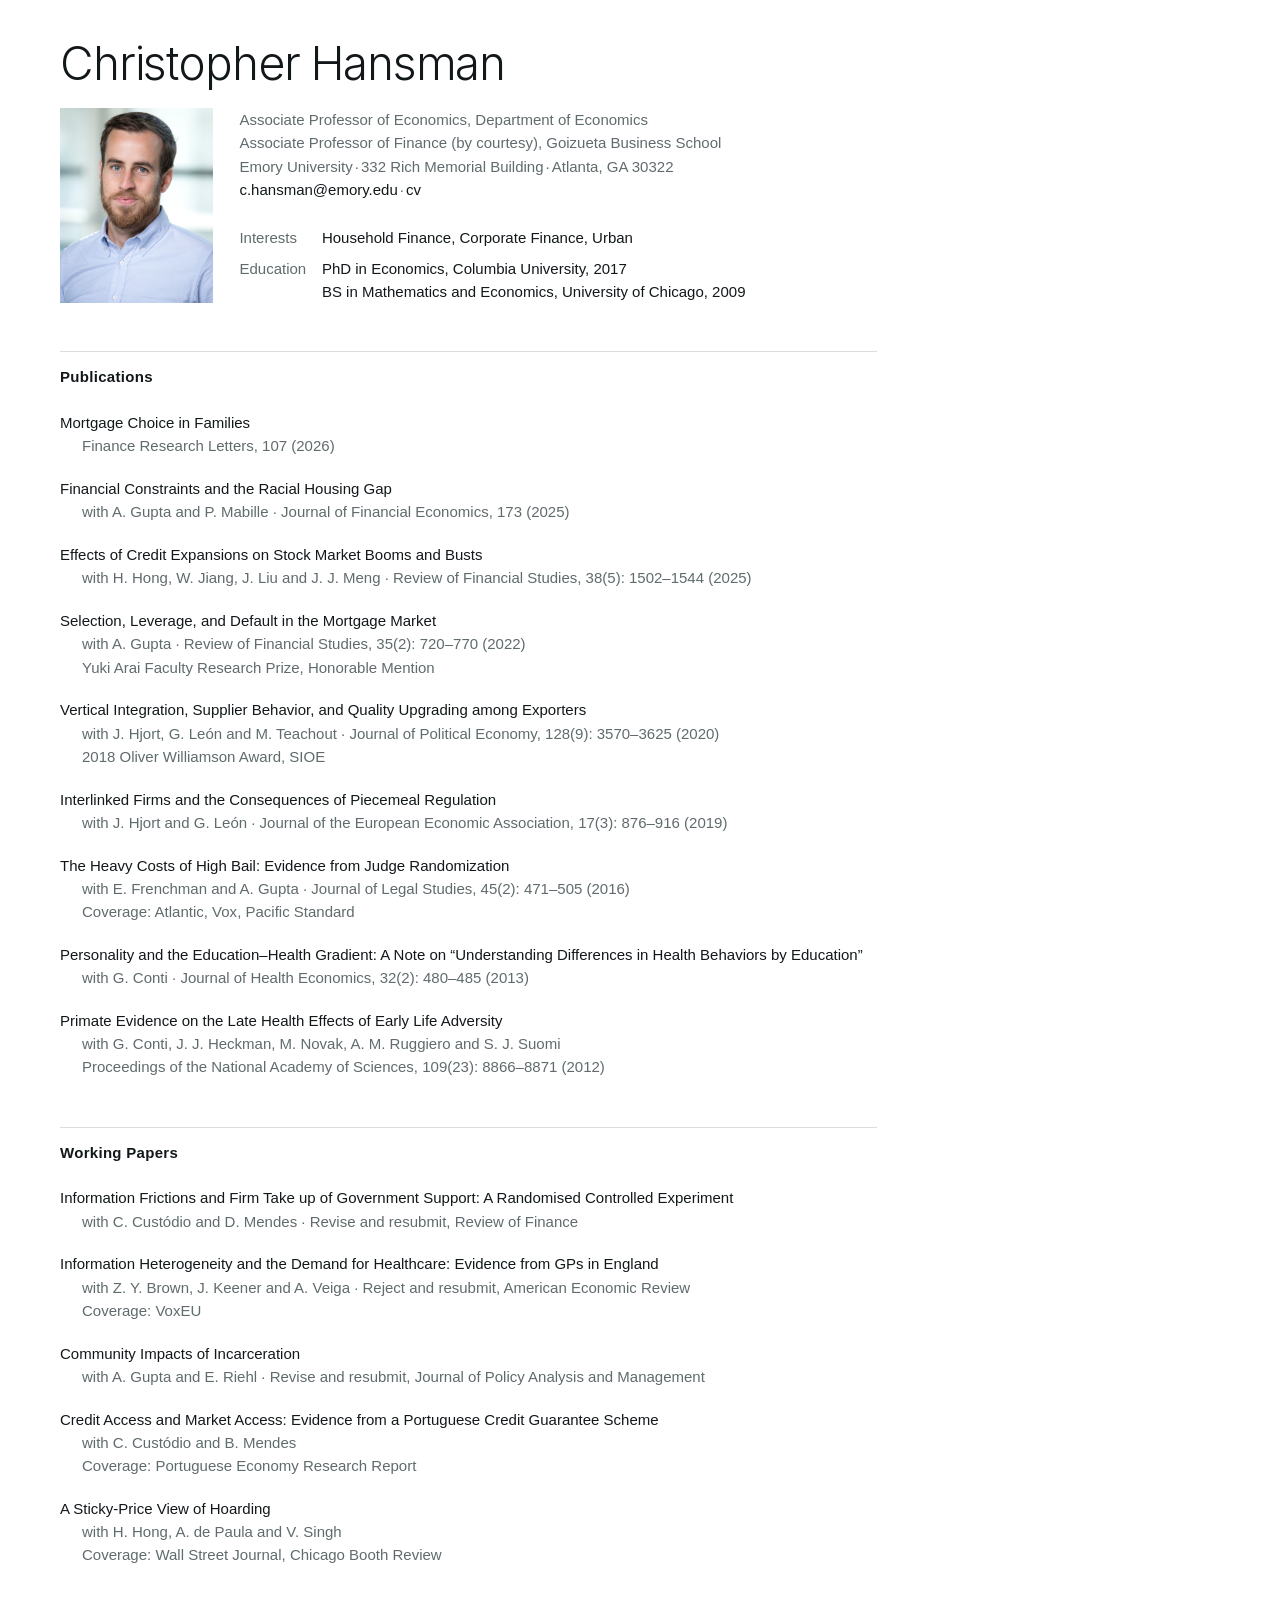
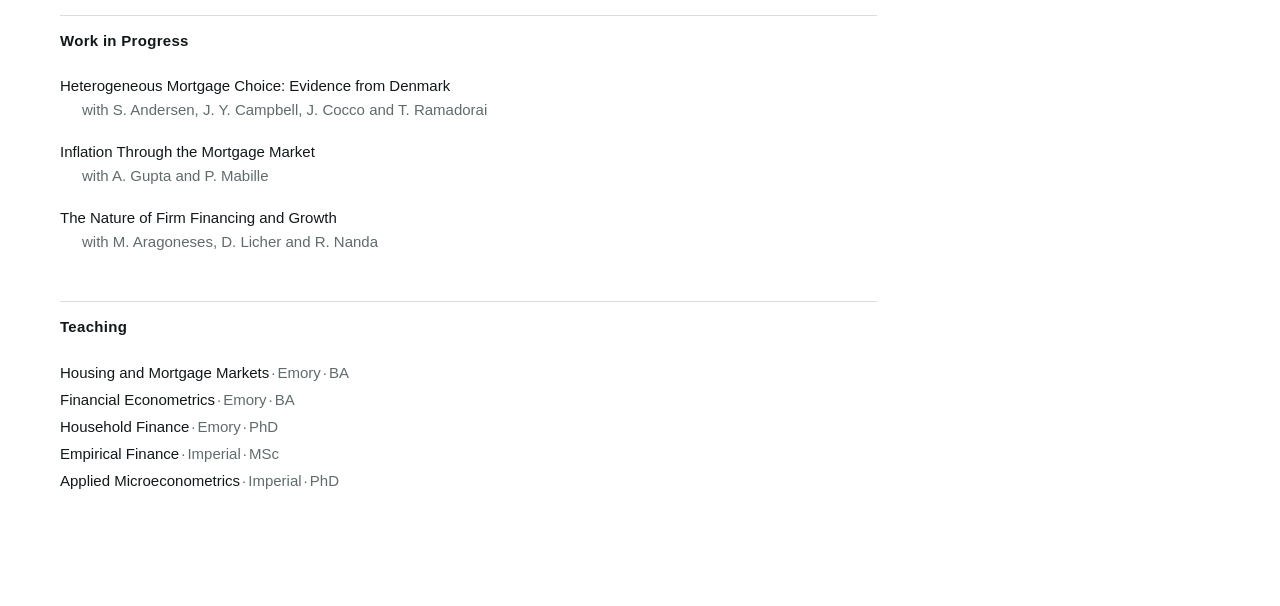
<file: index.html>
<!DOCTYPE html>
<html lang="en">
<head>
<meta charset="utf-8">
<meta name="viewport" content="width=device-width, initial-scale=1.0">
<title>Christopher Hansman | Economics | Emory University</title>
<meta name="description" content="Christopher Hansman, Associate Professor of Economics at Emory University.">
<link rel="shortcut icon" href="./images/emory.png" type="image/x-icon">
<style>
    :root {
        /* plain white; it was #E2ECED, sampled from the photo's backdrop */
        --paper: #ffffff;
        --ink:   #12181a;          /* near-black, cooled to match the ground */
        /* 4.57:1 on --paper. The previous #6d7a7c measured 3.69:1 and this
           grey carries about half the characters on the page, so it was
           failing WCAG AA on the majority of the actual content. */
        --quiet: #606b6d;
        --rule:  rgba(18,24,26,0.15);
    }
    /* Inter Light, subset by Google's text= parameter to just the glyphs in
       the name (2,124 bytes). Without it, font-weight:300 falls back to Arial
       Regular on Windows and Linux — Arial ships no Light, and browsers
       synthesize bolder weights but never lighter ones. */
    @font-face {
        font-family: "Name Display";
        src: url(./fonts/inter-light-name.woff2) format("woff2");
        font-weight: 300;
        font-style: normal;
        font-display: swap;
        unicode-range: U+20, U+43, U+48, U+61, U+65, U+68-69, U+6d-70, U+72-74;
    }

    html { background: var(--paper); }

    /* Everything below scales continuously with the viewport instead of
       snapping at a breakpoint, so there is no single width where the page
       visibly rearranges itself. The only discrete change left is the
       masthead wrapping, and that is driven by the content running out of
       room rather than by an arbitrary pixel value. */
    body {
        font-family: "Helvetica Neue", Helvetica, Arial, sans-serif;
        /* 14px on a phone up to 15px on a desktop. In rem, so a reader who
           has raised their browser's default font size gets a bigger page —
           with the old px clamp a 24px default still rendered 12px text. */
        font-size: clamp(0.875rem, calc(0.8rem + 0.25vw), 0.9375rem);
        line-height: 1.55;
        color: var(--ink);
        background: var(--paper);
        margin: 0;
        /* top kept short so the name sits near the top of the window */
        padding: clamp(24px, 3.5vw, 40px)
                 clamp(20px, 5vw, 60px)
                 clamp(60px, 9vw, 110px);
        /* 840px of content at the 60px side padding. The longest title,
           the Education-Health Gradient note, measures 811px at 15px; the
           old 800px column gave 680px and wrapped it, and wrapped the
           Information Frictions title by a single pixel. */
        max-width: 960px;
        -webkit-font-smoothing: antialiased;
    }

    /* Underlined on hover only. This is a deliberate trade: the resting page
       stays clean, at the cost of links being unmarked on touch devices,
       where no hover state exists. The focus ring is kept for keyboards. */
    a { color: inherit; text-decoration: none; }
    a:hover {
        text-decoration: underline;
        text-decoration-color: currentColor;
        text-underline-offset: 0.18em;
        text-decoration-thickness: 0.06em;
    }
    a:focus-visible { outline: 2px solid currentColor; outline-offset: 2px; }

    .m { color: var(--quiet); }
    .sep { color: var(--quiet); padding: 0 2px; }

    /* ── the one large gesture on the page, flush left, full width ─ */
    h1 {
        font-family: "Name Display", "Helvetica Neue", Helvetica, Arial, sans-serif;
        font-size: clamp(32px, 5.2vw, 46px);
        font-weight: 300;
        letter-spacing: -0.025em;
        line-height: 1.0;
        margin: 0 0 0.48em 0;      /* tracks the name's own size */
    }

    /* ── photo left, contact and facts to its right ──────────────── */
    /* The photo floats rather than sitting in a flex column, so text runs
       beside it and then reclaims the full width once it clears the bottom.
       On a phone that means Interests and Education start at the left margin
       instead of staying indented under a photo that ended above them. */
    .top { margin-bottom: clamp(28px, 4vw, 40px); }
    .top::after { content: ""; display: block; clear: both; }
    /* 10.23em wide. The four contact lines plus the facts block come to
       10.23em × the photo's 503:640 aspect, so its bottom edge lands on the
       last line of Education — and because both sides are in em, that
       alignment holds at every font size. Each contact line adds about
       1.23em of width: 9em with three lines, 10.23em with four. */
    .portrait {
        /* holds 9em down to ~525px, then shrinks rather than crowding the
           text beside it into an unreadable column */
        float: left;
        width: clamp(80px, 24vw, 10.23em);
        margin-right: clamp(14px, 4vw, 26px);
        height: auto;
        display: block;
    }
    /* wraps below the photo once it has less than 20em to work with */
    .details { min-width: 0; }

    .masthead div { margin: 0; }
    .masthead { margin-bottom: 1.667em; }

    .facts .row { display: flex; flex-wrap: wrap; }
    .facts .row + .row { margin-top: 0.5em; }
    .facts .k { color: var(--quiet); flex: 0 0 5.5em; }
    .facts .v { flex: 1 1 300px; text-wrap: pretty; }  /* drops below its label when cramped */
    .facts .deg { display: block; }

    /* the section ids are link targets for the research.html and
       teaching.html redirect stubs; without this an arrival lands with the
       heading flush against the window edge and its rule cropped */
    h2.label { scroll-margin-top: 1.2em; }

    /* ── sections: a hairline does the work a heading used to ────── */
    /* One wrapper shrinks to the widest line on the whole page, and every
       section fills it — so all four rules are the same length, set by the
       longest title anywhere rather than per section. The buffer below adds
       a little air between that longest title and the rule end. Both are
       self-maintaining: add a longer paper and every rule grows with it. */
    .sections { width: fit-content; max-width: 100%; }
    .entry .t, .teach li { padding-right: 14px; }
    h2.label {
        font-size: 1em;
        border-top: 1px solid var(--rule);
        padding-top: 13px;
        margin: 3.2em 0 1.5em 0;
        font-weight: bold;
        letter-spacing: 0.02em;
    }

    /* ── entries set as bibliography: flush title, indented notes ── */
    ul.entries, ul.teach { list-style: none; margin: 0; padding: 0; }
    .entry { margin-bottom: 1.3em; }
    .entry .t { display: block; text-wrap: pretty; }
    /* the indent is held at 14px even on a phone: where titles wrap to two
       and three lines it is the only thing marking where an entry starts */
    .entry .m { padding-left: clamp(14px, calc(5vw - 20px), 22px); }

    /* one line per course, so they sit closer than bibliography entries */
    .teach li { margin-bottom: 0.25em; }

    /* Below 620px the facts values drop beneath their labels the label
       goes full-width here, so the query itself forces the stack instead of
       the two thresholds chasing each other. Left alone the
       labels read as two stray grey lines; this makes them read as labels -
       smaller and letterspaced, tight to their value, with a clear gap
       between the two pairs. The only breakpoint on the page, and it restyles
       one block rather than rearranging the layout. */
    @media (max-width: 620px) {
        .facts .k {
            /* full width, so the value is forced below rather than the
               restyled label's own width deciding whether it stacks */
            flex: 0 0 100%;
            font-size: 0.8em;
            text-transform: uppercase;
            letter-spacing: 0.08em;
            line-height: 1.4;
        }
        .facts .row + .row { margin-top: 1.15em; }
    }

    @media (prefers-color-scheme: dark) {
        /* --quiet raised from #7f8b8c (5.15:1) to 7.06:1 */
        :root { --paper:#121717; --ink:#e6eded; --quiet:#98a4a5; --rule:rgba(230,237,237,0.16); }
        .portrait { filter: brightness(0.92); }
    }
    @media print {
        :root { --paper:#fff; --ink:#000; --quiet:#444; --rule:#bbb; }
        body { padding:0; max-width:none; font-size:10pt; }
        h1 { font-size: 30pt; }
        .portrait { display: none; }
    }
</style>
</head>
<body>

<main>

<h1>Christopher Hansman</h1>

<div class="top">
    <img class="portrait" src="./images/headshot_web.jpg" width="503" height="640" alt="Christopher Hansman">
    <div class="details">
        <div class="masthead">
            <div class="m">Associate Professor of Economics, Department&nbsp;of&nbsp;Economics</div>
            <div class="m">Associate Professor of Finance (by courtesy), Goizueta&nbsp;Business&nbsp;School</div>
            <div class="m">Emory&nbsp;University<span class="sep" aria-hidden="true">&middot;</span>332 Rich Memorial&nbsp;Building<span class="sep" aria-hidden="true">&middot;</span>Atlanta,&nbsp;GA&nbsp;30322</div>
            <div><a href="mailto:c.hansman@emory.edu">c.hansman@emory.edu</a><span class="sep" aria-hidden="true">&middot;</span><a href="./Hansman_cv_Sept2026.pdf">cv</a></div>
        </div>
        <div class="facts">
            <div class="row"><span class="k">Interests</span><span class="v">Household Finance, Corporate Finance, Urban</span></div>
            <div class="row"><span class="k">Education</span><span class="v"><span class="deg">PhD in Economics, Columbia&nbsp;University,&nbsp;2017</span><span class="deg">BS in Mathematics and Economics, University&nbsp;of&nbsp;Chicago,&nbsp;2009</span></span></div>
        </div>
    </div>
</div>

<div class="sections">
<section class="sec">
<h2 class="label" id="publications">Publications</h2>

<ul class="entries">

<li class="entry"><a class="t" href="./FRL_06_11.pdf">Mortgage Choice in Families</a>
    <div class="m">Finance Research Letters, 107 (2026)</div></li>
<li class="entry"><a class="t" href="./GHM_1124.pdf">Financial Constraints and the Racial Housing Gap</a>
    <div class="m">with <a href="https://arpitgupta.info/">A. Gupta</a> and <a href="https://www.pierremabille.com/">P. Mabille</a> &middot; Journal of Financial Economics, 173 (2025)</div></li>
<li class="entry"><a class="t" href="./HHJLM_June24.pdf">Effects of Credit Expansions on Stock Market Booms and Busts</a>
    <div class="m">with <a href="https://www.columbia.edu/~hh2679/">H. Hong</a>, <a href="https://sites.google.com/site/jiangwenxi/">W. Jiang</a>, <a href="https://en.gsm.pku.edu.cn/faculty/yjliu/">J. Liu</a> and <a href="https://sites.google.com/site/juanjuanmeng/">J. J. Meng</a> &middot; Review of Financial Studies, 38(5): 1502&ndash;1544 (2025)</div></li>
<li class="entry"><a class="t" href="./GuptaHansman0421.pdf">Selection, Leverage, and Default in the Mortgage Market</a>
    <div class="m">with <a href="https://arpitgupta.info/">A. Gupta</a> &middot; Review of Financial Studies, 35(2): 720&ndash;770 (2022)</div>
    <div class="m">Yuki Arai Faculty Research Prize, Honorable Mention</div></li>
<li class="entry"><a class="t" href="./HHLT_JPE.pdf">Vertical Integration, Supplier Behavior, and Quality Upgrading among Exporters</a>
    <div class="m">with <a href="https://www.jonashjort.com">J. Hjort</a>, <a href="https://www.gianmarcoleon.com">G. Le&oacute;n</a> and <a href="https://sites.google.com/view/matthieuteachout/home">M. Teachout</a> &middot; Journal of Political Economy, 128(9): 3570&ndash;3625 (2020)</div>
    <div class="m">2018 Oliver Williamson Award, SIOE</div></li>
<li class="entry"><a class="t" href="./HansmanHjortLeon_Dec2017.pdf">Interlinked Firms and the Consequences of Piecemeal Regulation</a>
    <div class="m">with <a href="https://www.jonashjort.com">J. Hjort</a> and <a href="https://www.gianmarcoleon.com">G. Le&oacute;n</a> &middot; Journal of the European Economic Association, 17(3): 876&ndash;916 (2019)</div></li>
<li class="entry"><a class="t" href="./GHF_Bail.pdf">The Heavy Costs of High Bail: Evidence from Judge Randomization</a>
    <div class="m">with E. Frenchman and <a href="https://arpitgupta.info/">A. Gupta</a> &middot; Journal of Legal Studies, 45(2): 471&ndash;505 (2016)</div>
    <div class="m">Coverage: <a href="http://www.theatlantic.com/business/archive/2016/05/money-bail/484034/">Atlantic</a>, <a href="http://www.vox.com/2016/8/24/12415268/bail-jail-prison-innocent-crime">Vox</a>, <a href="https://psmag.com/how-the-money-bail-system-perpetuates-americas-mass-incarceration-problem-2e03983ed9d9">Pacific Standard</a></div></li>
<li class="entry"><a class="t" href="http://www.sciencedirect.com/science/article/pii/S016762961200094X">Personality and the Education&ndash;Health Gradient: A Note on &ldquo;Understanding Differences in Health Behaviors by Education&rdquo;</a>
    <div class="m">with <a href="http://gabriellaconti.org/">G. Conti</a> &middot; Journal of Health Economics, 32(2): 480&ndash;485 (2013)</div></li>
<li class="entry"><a class="t" href="http://www.pnas.org/content/109/23/8866.abstract">Primate Evidence on the Late Health Effects of Early Life Adversity</a>
    <div class="m">with <a href="http://gabriellaconti.org/">G. Conti</a>, <a href="https://economics.uchicago.edu/directory/james-j-heckman">J. J. Heckman</a>, M. Novak, A. M. Ruggiero and S. J. Suomi</div>
    <div class="m">Proceedings of the National Academy of Sciences, 109(23): 8866&ndash;8871 (2012)</div></li>

</ul>
</section>

<section class="sec">
<h2 class="label" id="working-papers">Working Papers</h2>

<ul class="entries">

<li class="entry"><a class="t" href="./Portugal_Lending_Nudge_AUG2024.pdf">Information Frictions and Firm Take up of Government Support: A Randomised Controlled Experiment</a>
    <div class="m">with <a href="https://sites.google.com/site/claudiapcustodio/home">C. Cust&oacute;dio</a> and <a href="https://sites.google.com/view/diogo-mendes/home">D. Mendes</a> &middot; Revise and resubmit, Review of Finance</div></li>
<li class="entry"><a class="t" href="./BHKV_06_2026.pdf">Information Heterogeneity and the Demand for Healthcare: Evidence from GPs in England</a>
    <div class="m">with <a href="https://websites.umich.edu/~zachb/">Z. Y. Brown</a>, <a href="https://jordankeener.github.io/">J. Keener</a> and <a href="https://www.andreveiga.com">A. Veiga</a> &middot; Reject and resubmit, American Economic Review</div>
    <div class="m">Coverage: <a href="https://cepr.org/voxeu/columns/why-high-income-patients-go-higher-quality-doctors">VoxEU</a></div></li>
<li class="entry"><a class="t" href="./GHR_06_26.pdf">Community Impacts of Incarceration</a>
    <div class="m">with <a href="https://arpitgupta.info/">A. Gupta</a> and <a href="https://evanriehl.github.io/">E. Riehl</a> &middot; Revise and resubmit, Journal of Policy Analysis and Management</div></li>
<li class="entry"><a class="t" href="./CHM_Exports_May2024.pdf">Credit Access and Market Access: Evidence from a Portuguese Credit Guarantee Scheme</a>
    <div class="m">with <a href="https://sites.google.com/site/claudiapcustodio/home">C. Cust&oacute;dio</a> and <a href="https://sites.google.com/view/bernardomendes">B. Mendes</a></div>
    <div class="m">Coverage: <a href="https://research.pej.pt/2024/06/credit-access-and-market-access-the-sme-leader-program/">Portuguese Economy Research Report</a></div></li>
<li class="entry"><a class="t" href="./HHPS_June23.pdf">A Sticky-Price View of Hoarding</a>
    <div class="m">with <a href="https://www.columbia.edu/~hh2679/">H. Hong</a>, <a href="https://www.homepages.ucl.ac.uk/~uctpand/">A. de Paula</a> and <a href="https://www.vishalsingh.org/">V. Singh</a></div>
    <div class="m">Coverage: <a href="https://www.wsj.com/articles/hoarding-is-an-upper-class-pastime-11588007355">Wall Street Journal</a>, <a href="https://review.chicagobooth.edu/marketing/2020/article/how-retailers-inadvertently-contribute-hoarding">Chicago Booth Review</a></div></li>

</ul>
</section>

<section class="sec">
<h2 class="label" id="work-in-progress">Work in Progress</h2>

<ul class="entries">

<li class="entry"><span class="t">Heterogeneous Mortgage Choice: Evidence from Denmark</span>
    <div class="m">with <a href="https://sites.google.com/view/steffenandersen/">S. Andersen</a>, <a href="https://campbell.scholars.harvard.edu/">J. Y. Campbell</a>, <a href="https://www.london.edu/faculty-and-research/faculty-profiles/c/cocco-j-f">J. Cocco</a> and <a href="https://www.tarunramadorai.com/">T. Ramadorai</a></div></li>
<li class="entry"><span class="t">Inflation Through the Mortgage Market</span>
    <div class="m">with <a href="https://arpitgupta.info/">A. Gupta</a> and <a href="https://www.pierremabille.com/">P. Mabille</a></div></li>
<li class="entry"><span class="t">The Nature of Firm Financing and Growth</span>
    <div class="m">with <a href="https://sites.google.com/view/martinaragoneses">M. Aragoneses</a>, <a href="https://profiles.imperial.ac.uk/d.licher21">D. Licher</a> and <a href="https://profiles.imperial.ac.uk/ramana.nanda">R. Nanda</a></div></li>

</ul>
</section>

<section class="sec">
<h2 class="label" id="teaching">Teaching</h2>

<ul class="teach">
    <li>Housing and Mortgage Markets<span class="sep" aria-hidden="true">&middot;</span><span class="m">Emory</span><span class="sep" aria-hidden="true">&middot;</span><span class="m">BA</span></li>
    <li>Financial Econometrics<span class="sep" aria-hidden="true">&middot;</span><span class="m">Emory</span><span class="sep" aria-hidden="true">&middot;</span><span class="m">BA</span></li>
    <li>Household Finance<span class="sep" aria-hidden="true">&middot;</span><span class="m">Emory</span><span class="sep" aria-hidden="true">&middot;</span><span class="m">PhD</span></li>
    <li>Empirical Finance<span class="sep" aria-hidden="true">&middot;</span><span class="m">Imperial</span><span class="sep" aria-hidden="true">&middot;</span><span class="m">MSc</span></li>
    <li>Applied Microeconometrics<span class="sep" aria-hidden="true">&middot;</span><span class="m">Imperial</span><span class="sep" aria-hidden="true">&middot;</span><span class="m">PhD</span></li>
</ul>
</section>
</div>

</main>

</body>
</html>
</file>
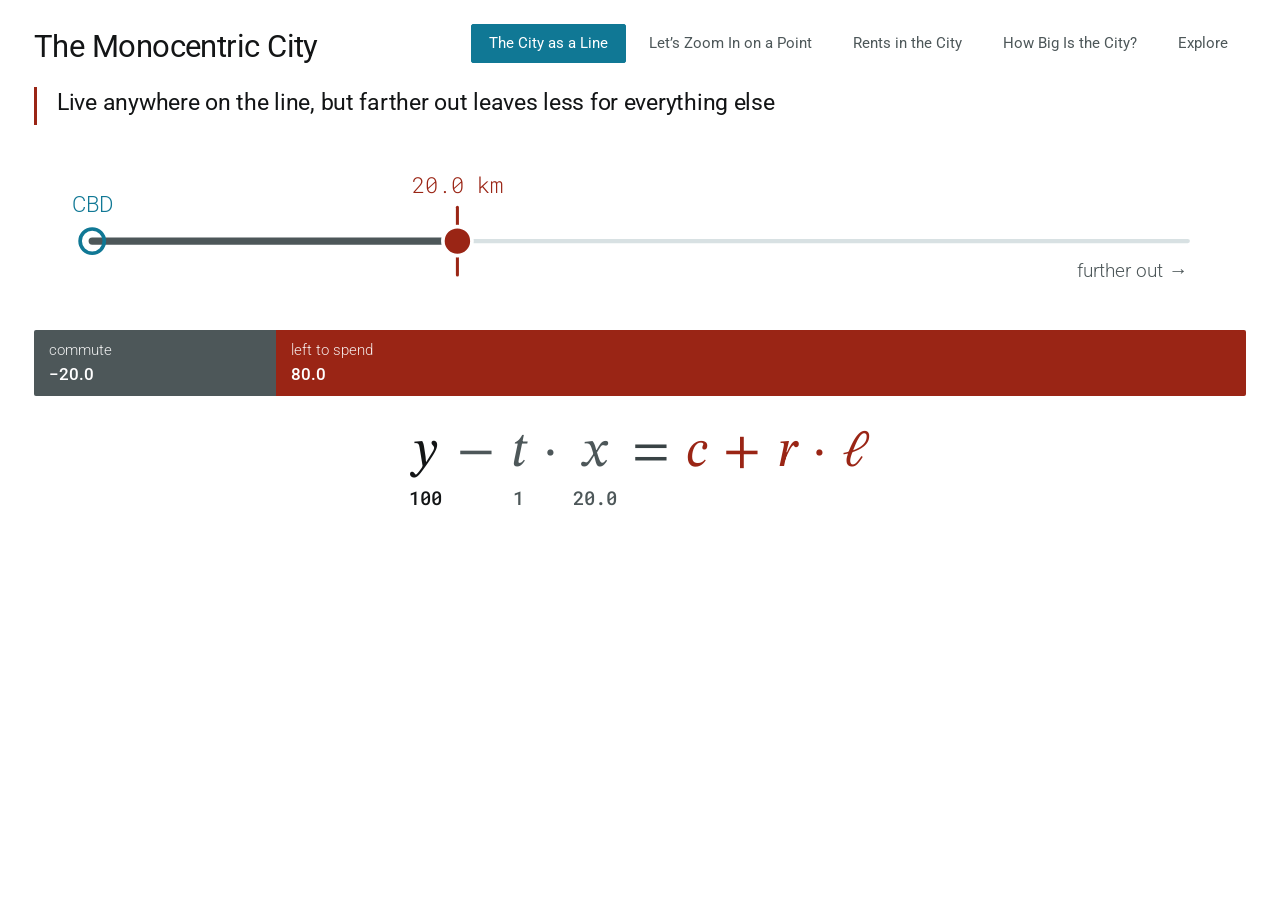
<file: monocentric.html>
<!doctype html>
<html lang="en">
<head>
<meta charset="utf-8">
<meta name="viewport" content="width=device-width,initial-scale=1">
<title>Monocentric City Workbench</title>
<meta name="description" content="An interactive walkthrough of the monocentric city model — ECON 446, Emory University.">
<link rel="preconnect" href="https://fonts.googleapis.com">
<link rel="preconnect" href="https://fonts.gstatic.com" crossorigin>
<link rel="stylesheet" href="https://fonts.googleapis.com/css2?family=Roboto:ital,wght@0,300;0,400;0,500&family=Roboto+Mono:wght@400;500&family=STIX+Two+Text:ital,wght@0,400;0,500;1,400;1,500&display=swap">
<style>
/* The artifact host supplies these when published there; needed when self-hosted. */
:root{color-scheme:light dark}
html,body{margin:0;padding:0}
img{max-width:100%}
</style>
<style>
:root{
  --ground:#fff; --panel:#fff; --panel-2:#f4f7f8;
  --line:#d8e1e3; --line-soft:#e9eff0; --grid:#eaf0f1;
  --ink:#131516; --ink-2:#394345; --muted:#4d5759;
  --accent:#107895; --accent2:#9a2515; --kelly:#6f7f46;
  --house:#9a2515; --roof:#75190d; --spend-soft:#c4705f;
  --on-fill:#fff;
  --fs-xs:15px; --fs-s:16.5px; --fs-m:19px; --fs-l:23px; --fs-xl:31px;
  --fs-eq:clamp(34px,4.1vw,58px);
}
@media (prefers-color-scheme:dark){:root:not([data-theme="light"]){
  --ground:#11161a; --panel:#161c20; --panel-2:#1b2226;
  --line:#2c363a; --line-soft:#222b2f; --grid:#1e2528;
  --ink:#eaeff1; --ink-2:#c8d2d5; --muted:#9aa8ac;
  --accent:#57b8d0; --accent2:#e88068; --kelly:#b3c489;
  --house:#e88068; --roof:#c25f47; --spend-soft:#b3604c;
  --on-fill:#10171a;
}}
:root[data-theme="dark"]{
  --ground:#11161a; --panel:#161c20; --panel-2:#1b2226;
  --line:#2c363a; --line-soft:#222b2f; --grid:#1e2528;
  --ink:#eaeff1; --ink-2:#c8d2d5; --muted:#9aa8ac;
  --accent:#57b8d0; --accent2:#e88068; --kelly:#b3c489;
  --house:#e88068; --roof:#c25f47; --spend-soft:#b3604c;
  --on-fill:#10171a;
}

*{box-sizing:border-box}
[hidden]{display:none!important}
body{
  background:var(--ground); color:var(--ink);
  font:300 var(--fs-m)/1.5 Roboto,-apple-system,BlinkMacSystemFont,"Segoe UI",sans-serif;
  -webkit-font-smoothing:antialiased;
}
.wrap{max-width:1500px;margin:0 auto;padding:24px 34px 34px;display:flex;flex-direction:column;gap:24px}
.v{font-family:"STIX Two Text",Newsreader,Georgia,serif;font-style:italic}
.mono{font-family:"Roboto Mono",ui-monospace,monospace;font-variant-numeric:tabular-nums}
svg{display:block;width:100%;height:auto}

header{display:flex;flex-wrap:wrap;align-items:flex-end;justify-content:space-between;gap:18px 34px}
h1{margin:0;font-size:var(--fs-xl);font-weight:400;letter-spacing:-.018em;line-height:1.08}
.rail{display:flex;gap:5px;flex-wrap:wrap}
.rail button{
  font:400 var(--fs-xs)/1 Roboto,sans-serif;padding:11px 17px;cursor:pointer;border-radius:2px;
  background:transparent;color:var(--muted);border:1px solid transparent;transition:color .13s,background .13s;
}
.rail button:hover{color:var(--ink)}
.rail button[aria-pressed="true"]{background:var(--accent);color:var(--on-fill);border-color:var(--accent)}
.rail button:focus-visible{outline:2px solid var(--accent);outline-offset:2px}

.narr{border-left:3px solid var(--accent2);padding:2px 0 2px 20px;max-width:80ch}
.narr h2{margin:0 0 5px;font-size:var(--fs-l);font-weight:400;letter-spacing:-.012em;line-height:1.25;text-wrap:balance}
.narr p{margin:0;font-size:var(--fs-s);color:var(--muted)}

.block{display:flex;flex-direction:column;gap:12px}
.label{font-size:var(--fs-xs);letter-spacing:.06em;color:var(--muted)}

/* budget bar */
.bar{display:flex;height:66px;border-radius:2px;overflow:hidden;background:var(--panel-2)}
.bar .seg{display:flex;flex-direction:column;justify-content:center;gap:2px;padding:0 15px;
  overflow:hidden;white-space:nowrap;color:var(--on-fill);transition:width .18s ease}
.bar .seg .k{font-size:var(--fs-xs);opacity:.9}
.bar .seg .n{font-size:var(--fs-s);font-weight:500}
.seg.commute{background:var(--muted)} .seg.rentpaid{background:var(--accent2)}
.seg.left{background:var(--accent2)} .seg.cons{background:var(--spend-soft)}
.seg.tight{padding:0}.seg.tight .k,.seg.tight .n{display:none}
.barfoot{display:flex;justify-content:space-between;gap:20px;font-size:var(--fs-xs);color:var(--muted)}

.cols{display:grid;gap:34px;align-items:start;position:relative}
@media (max-width:900px){.cols{grid-template-columns:minmax(0,1fr)!important}}
.stack{display:flex;flex-direction:column;gap:22px}

.ctl{display:flex;align-items:center;gap:16px;flex-wrap:wrap;font-size:var(--fs-xs)}
.ctl label{color:var(--muted);white-space:nowrap}
input[type=range]{-webkit-appearance:none;appearance:none;background:transparent;flex:1;min-width:150px;height:24px;cursor:pointer}
input[type=range]::-webkit-slider-runnable-track{height:3px;background:var(--line)}
input[type=range]::-moz-range-track{height:3px;background:var(--line)}
input[type=range]::-webkit-slider-thumb{-webkit-appearance:none;appearance:none;width:17px;height:17px;border-radius:50%;background:var(--accent2);margin-top:-7px;border:2px solid var(--panel)}
input[type=range]::-moz-range-thumb{width:17px;height:17px;border-radius:50%;background:var(--accent2);border:2px solid var(--panel)}
input[type=range]:focus-visible{outline:2px solid var(--accent);outline-offset:3px}
button.act{font:400 var(--fs-xs) Roboto,sans-serif;padding:10px 18px;cursor:pointer;border-radius:2px;
  background:var(--panel-2);border:1px solid var(--line);color:var(--ink-2)}
button.act:hover{border-color:var(--accent2);color:var(--accent2)}
button.act:focus-visible{outline:2px solid var(--accent);outline-offset:2px}
.made-up{font-size:var(--fs-xs);color:var(--accent2)}

.seg2{display:inline-flex;border:1px solid var(--line);border-radius:2px;overflow:hidden}
.seg2 button{font:400 var(--fs-xs) Roboto,sans-serif;padding:7px 14px;cursor:pointer;background:var(--panel);color:var(--muted);border:0;border-right:1px solid var(--line)}
.seg2 button:last-child{border-right:0}
.seg2 button[aria-pressed="true"]{background:var(--accent);color:var(--on-fill)}

.ros{display:flex;gap:44px;flex-wrap:wrap}
.ro .k{display:block;font-size:var(--fs-xs);color:var(--muted);margin-bottom:2px}
.ro .n{font:500 var(--fs-l) "Roboto Mono",monospace;font-variant-numeric:tabular-nums}
.ro.a .n{color:var(--accent)} .ro.b .n{color:var(--accent2)}

details.params{border-top:1px solid var(--line-soft)}
details.params>summary{cursor:pointer;font-size:var(--fs-xs);letter-spacing:.09em;text-transform:uppercase;
  color:var(--muted);list-style:none;padding:14px 0;display:flex;align-items:center;gap:10px}
details.params>summary::-webkit-details-marker{display:none}
details.params>summary::before{content:"";width:6px;height:6px;border-right:2px solid var(--muted);
  border-bottom:2px solid var(--muted);transform:rotate(-45deg);transition:transform .15s}
details.params[open]>summary::before{transform:rotate(45deg)}
details.params>summary:focus-visible{outline:2px solid var(--accent);outline-offset:2px}
.pgrid{display:grid;grid-template-columns:repeat(auto-fit,minmax(230px,1fr));gap:16px 34px;padding:4px 0 18px}
.p .plab{display:flex;justify-content:space-between;align-items:baseline;gap:12px}
.p .pn{font-size:var(--fs-xs);color:var(--ink-2)}
.p .pv{font:400 var(--fs-xs) "Roboto Mono",monospace;color:var(--accent);font-variant-numeric:tabular-nums}
.bigeq{display:flex;justify-content:center;align-items:flex-start;flex-wrap:wrap;
  gap:0 .30em;font-size:var(--fs-eq);line-height:1;padding:6px 0 2px}
.bigeq .tok{display:flex;flex-direction:column;align-items:center;gap:.20em}
.bigeq .sym{font-family:"STIX Two Text",Newsreader,Georgia,serif;font-style:italic;font-weight:400}
.bigeq .op{font-family:"STIX Two Text",Newsreader,Georgia,serif;color:var(--ink-2)}
.bigeq .val{font-family:"Roboto Mono",ui-monospace,monospace;font-variant-numeric:tabular-nums;
  font-size:.36em;font-weight:500;min-height:1.1em;letter-spacing:-.01em}
.bigeq .commute{color:var(--muted)} .bigeq .spend{color:var(--accent2)}
.bigeq .live .val{color:var(--accent2)}
#bLot.wide svg{max-height:34vh;margin:0 auto}
/* the assumption, and the restriction it puts on the model */
.assume{flex-direction:row;align-items:center;flex-wrap:wrap;gap:10px 15px;
  font-size:var(--fs-s);color:var(--ink-2)}
.assume .tag{font:400 var(--fs-xs)/1 Roboto,sans-serif;letter-spacing:.09em;text-transform:uppercase;
  color:var(--on-fill);background:var(--accent);padding:7px 11px;border-radius:2px;white-space:nowrap}
.assume .arrow{color:var(--accent2);font-size:1.3em;line-height:1}
.assume .plus{color:var(--muted);font-size:1.2em;line-height:1}
.assume .solve{color:var(--accent2);font-weight:500}
.bigeq .house{color:var(--house)} .bigeq .cons{color:var(--spend-soft)}
.bigeq sup{font-size:.52em;line-height:0}
.bigeq .val sup{font-size:.72em}
.zoomer{position:absolute;inset:0;z-index:4;background:var(--ground);
  display:flex;align-items:center;overflow:hidden;pointer-events:none}
.zoomer svg{width:100%}
#utilNote{min-height:1.5em;text-align:center;letter-spacing:0}
.alg{display:flex;flex-direction:column;align-items:center;gap:20px;padding:10px 0 26px;text-align:center}
.alg .mx{font-family:"STIX Two Text",Newsreader,Georgia,serif;font-size:var(--fs-l);
  color:var(--ink);line-height:1.4}
.alg .mx i{font-style:italic}
.alg .mx sub{font-size:.62em}
.alg .ru{color:var(--accent2)} .alg .al{color:var(--accent)}
.alg .step{font:300 var(--fs-xs)/1.4 Roboto,sans-serif;color:var(--muted);margin:-6px 0 -4px}
.alg .step i{font-family:"STIX Two Text",Newsreader,serif;font-style:italic}
/* Sit the fraction on the math axis so the = and - signs line up with the bar,
   rather than hanging off the baseline of a two-line box. */
.frac{display:inline-block;vertical-align:middle;text-align:center;
  font-size:.82em;line-height:1.22;margin:0 .18em}
.frac>span{display:block;padding:0 .3em}
.frac>span:first-child{border-bottom:1px solid currentColor;padding-bottom:.08em}
.frac>span:last-child{padding-top:.08em}
footer{font-size:var(--fs-xs);color:var(--muted);border-top:1px solid var(--line-soft);padding-top:18px;max-width:84ch}
@media (prefers-reduced-motion:reduce){*{transition:none!important}}
</style>
</head>
<body>
<div class="wrap">
  <header>
    <h1>The Monocentric City</h1>
    <nav class="rail" id="rail" aria-label="Steps"></nav>
  </header>

  <div class="narr" id="narr"><h2 id="nTitle"></h2><p id="nBody"></p></div>

  <div class="block assume" id="bAssume">
    <span class="tag">Assumption</span>
    <span>Everyone is identical</span>
    <span class="arrow">&rarr;</span>
    <span>living anywhere in the city must give the same utility <span class="v">&#363;</span></span>
    <span class="arrow">&rarr;</span>
    <span class="solve">rent must adjust</span>
  </div>

  <div class="block" id="bLine">
    <svg id="cityLine" viewBox="0 0 1000 150" role="img" aria-label="The city as a line running out from the central business district"></svg>
  </div>

  <div class="block" id="bBudget">
    <div class="bigeq" id="budgetEq"></div>
  </div>

  <div class="block" id="bPacked">
    <div class="label" id="packedLabel"></div>
    <svg id="packedSvg" viewBox="0 0 1000 210" role="img" aria-label="The city with every household's house drawn to scale along the land"></svg>
  </div>

  <div class="block" id="bBar">
    <div class="label" id="barLabel"></div>
    <div class="bar" id="bar"></div>
    <div class="barfoot" id="barFoot"><span id="barFootL"></span><span class="mono" id="barFootR"></span></div>
  </div>

  <div class="cols" id="bCols">
    <div class="zoomer" id="zoomer" hidden><div id="zoomInner" style="width:100%">
      <svg id="zoomSvg" viewBox="0 0 1000 130" role="presentation"></svg>
    </div></div>
    <div class="stack" id="colLeft">
      <div class="block" id="bLot">
        <div class="label" id="lotLabel">What that buys, here</div>
        <svg id="lotSvg" viewBox="0 0 640 260" role="img" aria-label="A lot with a house drawn to scale beside a stack of consumption tiles"></svg>
      </div>
    </div>
    <div class="stack" id="colRight">
      <div class="block" id="bChoice">
        <div class="ctl">
          <label for="lSlide">House size <span class="v">ℓ</span></label>
          <input type="range" id="lSlide" min="0" max="1" step="0.001">
        </div>
      </div>

      <div class="block" id="bRent">
        <div class="ctl" style="justify-content:space-between">
          <div class="label" id="rentLabel"></div>
          <div class="seg2" id="viewSeg">
            <button type="button" data-m="rent" aria-pressed="true">Rent</button>
            <button type="button" data-m="size" aria-pressed="false">House size</button>
            <button type="button" data-m="density" aria-pressed="false">Density</button>
          </div>
        </div>
        <svg id="rentSvg" viewBox="0 0 560 230" role="img" aria-label="Rent falling with distance from the central business district"></svg>
      </div>
    </div>
  </div>

  <div class="block" id="bUtil">
    <div class="bigeq" id="utilEq"></div>
    <svg id="utilSvg" viewBox="0 0 1000 220" role="img" aria-label="Utility against house size, along the budget"></svg>
    <div class="label" id="utilNote"></div>
    <details class="params" id="bAlg"><summary>The algebra, step by step</summary>
      <div class="alg" id="algBody"></div>
    </details>
  </div>

  <div class="block assume" id="bCloses">
    <span class="tag">Two conditions</span>
    <span>Everyone has to fit, and at the boundary land is worth the same as farmland &mdash;
      <span class="solve">together these set the city&rsquo;s size, <span class="v">x&#772;</span></span></span>
  </div>

  <details class="params" id="bCityAlg"><summary>The algebra, step by step</summary>
    <div class="alg" id="cityAlgBody"></div>
  </details>

  <details class="params" id="bRentAlg"><summary>The algebra, step by step</summary>
    <div class="alg" id="rentAlgBody"></div>
  </details>

  <div class="ros" id="ros"></div>

  <details class="params" id="bGradAlg"><summary>How does rent change across the city?</summary>
    <div class="alg" id="gradAlgBody"></div>
  </details>
  <details class="params" id="bParams"><summary>Parameters</summary><div class="pgrid" id="pgrid"></div></details>
  <footer id="foot"></footer>
</div>

<script>
(function(){
"use strict";
const pow=Math.pow, clamp=(v,a,b)=>Math.min(b,Math.max(a,v));
const fmt=(v,d)=>isFinite(v)?v.toFixed(d==null?2:d):"—";
const esc=s=>String(s).replace(/&/g,"&amp;").replace(/</g,"&lt;");
const trim=v=>{const t=(+v).toFixed(2);return t.indexOf(".")<0?t:t.replace(/0+$/,"").replace(/\.$/,"");};
const cv=n=>getComputedStyle(document.documentElement).getPropertyValue(n).trim();
const $=id=>document.getElementById(id);

const DEF={alpha:1/3,y:100,t:1,N:35,rA:5};
const P=Object.assign({},DEF);
let x=20, tab=1, plotMode="rent";
// At step 2 rent is a given rather than a control -- but it is the rent the
// model actually produces at this location, so the number carries over intact
// when the rent curve is derived two steps later.
const rGiven=()=>{const d=D(); return x>d.xbar ? P.rA : rEq(x,d);};
let lChoice=null;               // the house size the presenter is trying out

function D(){
  const {alpha,y,t,N,rA}=P;
  const C=alpha*pow(1-alpha,(1-alpha)/alpha);
  const K=pow(alpha,alpha)*pow(1-alpha,1-alpha);
  const r0=t*N+rA;
  const ubar=pow(alpha*y/r0,alpha)*pow((1-alpha)*y,1-alpha);
  const xbar=(y-ubar*pow(rA,alpha)/K)/t;
  return {C,K,r0,ubar,xbar};
}
const rEq=(xx,d)=>d.C*pow((P.y-P.t*xx)/d.ubar,1/P.alpha);
const disp=xx=>P.y-P.t*xx;
const lOf=(xx,r)=>P.alpha*disp(xx)/r;
const cOf=xx=>(1-P.alpha)*disp(xx);
const equil=()=>tab>=3;
const rAt=(xx,d)=>equil()?rEq(xx,d):rGiven();
const uOf=(l,c)=>(l>0&&c>0)?pow(l,P.alpha)*pow(c,1-P.alpha):0;
const maxAfford=xx=>disp(xx)/rGiven();
// On step 2 the household is mid-search, so the bundle is whatever size is
// currently being tried; everywhere else it is the model's own solution.
function bundle(d){
  if(tab===2){
    const r=rGiven(), l=clamp(lChoice==null?0.14*maxAfford(x):lChoice,1e-4,maxAfford(x)*0.999);
    return {r:r, l:l, c:disp(x)-r*l};
  }
  const r=rAt(x,d), l=lOf(x,r);
  return {r:r, l:l, c:cOf(x)};
}
const lotScale=d=>(tab===2? maxAfford(x)*1.12 : lOf(d.xbar,P.rA)*1.10);
// Visible extent of the line. Before spatial equilibrium the city edge does
// not exist yet, so the view is scaled by y and t — the only two parameters
// the presenter has introduced — rather than by xbar.
const viewMax=d=>equil()?d.xbar:0.6*P.y/P.t;

/* Exact house boundaries. The number of households between 0 and X is
   (r(0) − r(X))/t, so the k-th boundary solves r(X) = r(0) − kt, which
   inverts in closed form. Gives exactly N houses, with X(N) = xbar. */
function boundaries(d){
  const n=Math.round(P.N), out=[];
  for(let k=0;k<=n;k++){
    const rk=d.r0-k*P.t;
    if(!(rk>0)) break;
    out.push((P.y-d.ubar*pow(rk/d.C,P.alpha))/P.t);
  }
  return out;
}

function el(t,a,txt){let s="<"+t;for(const k in a){if(a[k]!=null)s+=" "+k+'="'+a[k]+'"';}s+=">";if(txt!=null)s+=esc(txt);return s+"</"+t+">";}
function pth(d,st,w,ex){return el("path",Object.assign({d:d,fill:"none",stroke:st,"stroke-width":w,"stroke-linecap":"round"},ex||{}));}
function niceMax(v){
  if(!(v>0)||!isFinite(v)) return 1;
  const e=Math.pow(10,Math.floor(Math.log10(v))), m=v/e;
  return (m<=1?1:m<=2?2:m<=2.5?2.5:m<=5?5:10)*e;
}

/* ------------------------------------------------------------- the line */
function drawLine(d,forceSolo,svgId){
  const solo=forceSolo||tab===1, H=solo?130:80, base=solo?76:46, L=48, R=952;
  const vm=viewMax(d), px=xx=>L+(xx/vm)*(R-L);
  const A=cv("--accent"), A2=cv("--accent2"), MU=cv("--muted"), LN=cv("--line");
  let s=""; $(svgId||"cityLine").setAttribute("viewBox","0 0 1000 "+H);
  s+=pth("M "+L+" "+base+" L "+R+" "+base, LN, 3.5);
  if(solo) s+=pth("M "+L+" "+base+" L "+px(x)+" "+base, MU, 6);   // the commute, drawn in grey
  s+=el("circle",{cx:L,cy:base,r:solo?10:8,fill:"none",stroke:A,"stroke-width":3});
  s+=el("text",{x:L,y:base-(solo?24:19),"text-anchor":"middle","font-size":solo?18:15,fill:A},"CBD");
  if(solo) s+=el("text",{x:R,y:base+30,"text-anchor":"end","font-size":16,fill:MU},"further out →");
  const cx=px(x);
  s+=pth("M "+cx+" "+(base-(solo?28:20))+" L "+cx+" "+(base+(solo?28:20)), A2, 2.5);
  s+=el("circle",{cx:cx,cy:base,r:solo?12:9,fill:A2,stroke:cv("--panel"),"stroke-width":3});
  s+=el("text",{x:cx,y:base-(solo?40:30),"text-anchor":"middle","font-size":solo?18:15,fill:A2,
    "font-family":"Roboto Mono,monospace"},fmt(x,1)+" km");
  return s;
}

/* --------------------------------------------------------- budget bar */
function drawBar(d){
  const commute=P.t*x, B=bundle(d), rentPaid=B.r*B.l, cons=B.c;
  const pc=100*commute/P.y;
  const seg=(cls,k,n,pct)=>'<div class="seg '+cls+(pct<9?" tight":"")+'" style="width:'+pct+'%"><span class="k">'+k+'</span><span class="n">'+n+'</span></div>';
  let h=seg("commute","commute","−"+fmt(commute,1),pc);
  if(tab===1){
    h+=seg("left","left to spend",fmt(disp(x),1),100-pc);
    $("barLabel").textContent="Income, and what the commute takes";
    $("barFootL").textContent="Commuting costs "+fmt(commute,1)+" — everything else has to come out of what is left";
  }else{
    h+=seg("rentpaid","rent  r·ℓ",fmt(rentPaid,1),100*rentPaid/P.y);
    h+=seg("cons","everything else  c",fmt(cons,1),100*cons/P.y);
    $("barLabel").textContent="Where the income goes";
    $("barFootL").textContent = (tab===2)
      ? "Stretch the house and the rent slice grows — every unit of frontage is paid for out of consumption"
      : "A share α = "+fmt(P.alpha,2)+" of what survives the commute goes to housing";
  }
  $("barFootR").textContent="total "+fmt(P.y,0);
  $("barLabel").hidden = (tab===1);   // the segments label themselves
  $("barFoot").hidden  = (tab===1);
  $("bar").innerHTML=h;
}

/* ------------------------------------ the lot: house to scale + tiles */
function drawLot(d){
  const wide=(tab===2), W=wide?1000:640, H=wide?300:260;
  $("lotSvg").setAttribute("viewBox","0 0 "+W+" "+H);
  $("bLot").classList.toggle("wide",wide);
  const B=bundle(d), l=B.l, c=B.c;
  const A2=cv("--accent2"), MU=cv("--muted"), HS=cv("--house"), RF=cv("--roof"), LN=cv("--line");
  // scale is fixed by the parameters alone, never by rent or by equilibrium
  const lMax=lotScale(d);
  const landX=wide?24:12, landW=wide?560:330, base=wide?208:180,
        BH=wide?92:62, RH=wide?38:26, FS=wide?26:18, FS2=wide?18:15;
  const w=clamp((l/lMax)*landW,7,landW);
  let s="";
  s+=pth("M "+landX+" "+base+" L "+(landX+landW)+" "+base, LN, 2.5);
  s+=el("rect",{x:landX,y:base-BH,width:w,height:BH,fill:HS,opacity:.92});
  s+=el("path",{d:"M "+(landX-3)+" "+(base-BH)+" L "+(landX+w/2)+" "+(base-BH-RH)+" L "+(landX+w+3)+" "+(base-BH)+" Z",fill:RF});
  s+=pth("M "+landX+" "+(base+16)+" L "+(landX+w)+" "+(base+16), A2, 2);
  s+=pth("M "+landX+" "+(base+11)+" L "+landX+" "+(base+21), A2, 2);
  s+=pth("M "+(landX+w)+" "+(base+11)+" L "+(landX+w)+" "+(base+21), A2, 2);
  s+=el("text",{x:landX,y:base+(wide?60:46),"font-size":FS,fill:A2,"font-family":"STIX Two Text,Newsreader,serif","font-style":"italic"},"ℓ = "+fmt(l));
  s+=el("text",{x:landX,y:base+(wide?90:70),"font-size":FS2,fill:MU},"frontage of land");

  const SF=cv("--spend-soft");
  // One tile is one unit. The grid is sized for the most tiles this location
  // could ever need, so nothing resizes while the house is being stretched.
  const tx0=wide?640:400, ty0=base+4, perCol=wide?10:9;
  const nMax=Math.max(1,Math.round(disp(x))), ncol=Math.ceil(nMax/perCol);
  const availW=(W-(wide?24:12))-tx0, availH=base-(wide?14:12);
  const cell=Math.max(4,Math.min(wide?26:20, availW/ncol, availH/perCol)), tw=cell*0.8;
  const tiles=Math.max(0,Math.round(c));
  s+=el("text",{x:tx0,y:base+(wide?60:46),"font-size":FS,fill:SF,"font-family":"STIX Two Text,Newsreader,serif","font-style":"italic"},"c = "+fmt(c,1));
  s+=el("text",{x:tx0,y:base+(wide?90:70),"font-size":FS2,fill:MU},"everything else");
  for(let i=0;i<tiles;i++){
    const col=Math.floor(i/perCol), row=i%perCol;
    s+=el("rect",{x:(tx0+col*cell).toFixed(1),y:(ty0-(row+1)*cell).toFixed(1),
      width:tw.toFixed(1),height:tw.toFixed(1),fill:SF,opacity:.85});
  }
  return s;
}

/* --------------------------------------------------- the packed city */
function drawPacked(d){
  const W=1000,H=210,L=42,R=958,base=150;
  const xMax=d.xbar*1.16, px=xx=>L+(xx/xMax)*(R-L);
  const A=cv("--accent"), A2=cv("--accent2"), KE=cv("--kelly"),
        HS=cv("--house"), RF=cv("--roof"), LN=cv("--line");
  const b=boundaries(d), n=b.length-1;
  const BH=44, RH=16;
  let s="";
  s+=el("rect",{x:px(d.xbar),y:base-22,width:R-px(d.xbar),height:22,fill:KE,opacity:.22});
  s+=el("text",{x:(px(d.xbar)+R)/2,y:base+26,"text-anchor":"middle","font-size":16,fill:KE},"farmland");
  s+=pth("M "+L+" "+base+" L "+R+" "+base, LN, 2.5);
  for(let k=0;k<n;k++){
    const x0=px(b[k]), x1=px(b[k+1]), gap=Math.min(1.6,(x1-x0)*0.22), ww=Math.max(1,x1-x0-gap);
    // narrow blocks get a shallower roof and less overhang rather than none at all
    const rh=Math.min(RH,ww*0.75+2), ov=Math.min(1,ww*0.12), op=k%2?.7:.92;
    s+=el("rect",{x:x0,y:base-BH,width:ww,height:BH,fill:HS,opacity:op});
    s+=el("path",{d:"M "+(x0-ov)+" "+(base-BH)+" L "+(x0+ww/2)+" "+(base-BH-rh)+" L "+
      (x0+ww+ov)+" "+(base-BH)+" Z",fill:RF,opacity:op});
  }
  s+=el("circle",{cx:L,cy:base,r:8,fill:"none",stroke:A,"stroke-width":3});
  s+=el("text",{x:L,y:base+26,"text-anchor":"middle","font-size":15,fill:A},"CBD");
  s+=pth("M "+px(d.xbar)+" "+(base-BH-RH-14)+" L "+px(d.xbar)+" "+(base+10), KE, 2, {"stroke-dasharray":"5 4"});
  s+=el("text",{x:px(d.xbar),y:base-BH-RH-22,"text-anchor":"middle","font-size":17,fill:KE,
    "font-family":"STIX Two Text,Newsreader,serif","font-style":"italic"},"x̄ = "+fmt(d.xbar,1)+" km");
  if(x<=d.xbar){
    s+=pth("M "+px(x)+" "+(base-BH-RH-6)+" L "+px(x)+" "+(base+22), A2, 2.5);
    s+=el("circle",{cx:px(x),cy:base,r:9,fill:A2,stroke:cv("--panel"),"stroke-width":3});
    s+=el("text",{x:px(x),y:base+44,"text-anchor":"middle","font-size":15,fill:A2,
      "font-family":"Roboto Mono,monospace"},fmt(x,1)+" km");
  }
  $("packedLabel").innerHTML =
    "Houses get bigger further out, and the city stops where farmers outbid residents";
  return s;
}

/* -------------------------------------------------------------- charts */
function chart(id,fn,xMax,yHint,color,d,opt){
  opt=opt||{};
  const wide=!!opt.wide;
  const W=wide?1000:560, H=wide?300:230,
        m=wide?{l:92,r:34,t:26,b:56}:{l:62,r:20,t:18,b:40},
        FS=wide?19:15;
  $(id).setAttribute("viewBox","0 0 "+W+" "+H);
  const MU=cv("--muted"), GR=cv("--grid"), A2=cv("--accent2");
  let raw=yHint||0; const pts=[];
  for(let i=0;i<=200;i++){
    const xx=xMax*i/200, v=fn(xx);
    if(isFinite(v)){pts.push([xx,v]); if(v>raw)raw=v;} else pts.push(null);
  }
  const yMax=niceMax(raw*1.06);
  const sx=xx=>m.l+(xx/xMax)*(W-m.l-m.r), sy=v=>H-m.b-(v/yMax)*(H-m.t-m.b);
  let s="";
  for(let i=1;i<=3;i++) s+=pth("M "+m.l+" "+sy(yMax*i/4)+" L "+(W-m.r)+" "+sy(yMax*i/4), GR, 1.5);
  s+=pth("M "+m.l+" "+m.t+" L "+m.l+" "+(H-m.b)+" L "+(W-m.r)+" "+(H-m.b), MU, 1.8);
  let dd="",pen=false;
  for(const p of pts){
    if(!p){pen=false;continue;}
    dd+=(pen?" L ":"M ")+sx(p[0]).toFixed(1)+" "+sy(p[1]).toFixed(1); pen=true;
  }
  if(dd) s+=pth(dd,color,3.2);
  if(opt.farm&&tab>=4&&d.xbar<xMax){
    const KE=cv("--kelly");
    s+=pth("M "+sx(d.xbar)+" "+(H-m.b)+" L "+sx(d.xbar)+" "+m.t, KE, 1.6,{"stroke-dasharray":"5 4",opacity:.8});
    s+=el("text",{x:sx(d.xbar)+6,y:m.t+15,"font-size":15,fill:KE,"font-family":"STIX Two Text,Newsreader,serif","font-style":"italic"},"x̄");
  }
  const v=fn(x);
  // the slope of the rent curve is -t/l*(x): draw it, so its steepness is visible
  if(opt.slope&&isFinite(v)&&x<=xMax){
    const g=opt.slope(x), run=0.17*xMax;
    const x0=Math.max(0,x-run), x1=Math.min(xMax,x+run);
    s+=pth("M "+sx(x0)+" "+sy(v+g*(x0-x))+" L "+sx(x1)+" "+sy(v+g*(x1-x)),
      cv("--ink"), 2.2, {opacity:.55});
  }
  if(isFinite(v)&&x<=xMax){
    s+=pth("M "+sx(x)+" "+(H-m.b)+" L "+sx(x)+" "+sy(v), A2, 1.6,{"stroke-dasharray":"3 4",opacity:.85});
    s+=el("circle",{cx:sx(x),cy:sy(v),r:wide?8:6,fill:A2,stroke:cv("--panel"),"stroke-width":2.5});
  }
  const dec=yMax<1?3:yMax<10?1:0;
  s+=el("text",{x:m.l-9,y:m.t+FS-4,"text-anchor":"end","font-size":FS,fill:MU,"font-family":"Roboto Mono,monospace"},fmt(yMax,dec));
  s+=el("text",{x:m.l-9,y:H-m.b+5,"text-anchor":"end","font-size":FS,fill:MU},"0");
  s+=el("text",{x:W-m.r,y:H-m.b+FS+12,"text-anchor":"end","font-size":FS,fill:MU},"km from CBD");
  if(opt.ylab) s+=el("text",{x:m.l-9,y:m.t-8,"text-anchor":"end","font-size":FS+3,fill:MU,
    "font-family":"STIX Two Text,Newsreader,serif","font-style":"italic"},opt.ylab);
  $(id).innerHTML=s;
}

/* --------------------------------------------------------------- steps */
const STEPS=[
 {n:1,label:"The City as a Line",
  title:"Live anywhere on the line, but farther out leaves less for everything else",
  body:""},
 {n:2,label:"Let’s Zoom In on a Point",
  title:"Suppose we live at x and face rent r — how big a house do we choose?",
  body:""},
 {n:3,label:"Rents in the City",
  title:"What are rents in our city?",
  body:""},
 {n:4,label:"How Big Is the City?",
  title:"How big is the city?",
  body:""},
 {n:5,label:"Explore",
  title:"The whole model, in five parameters",
  body:"Change one and watch the city redraw itself."}
];
const SHOW={
 1:{line:1,bar:1,budget:1,lot:0,choice:0,rent:0,size:0,packed:0,params:0,ros:0},
 2:{line:0,bar:0,budget:0,lot:1,choice:1,rent:0,size:0,packed:0,params:0,ros:0,util:1},
 3:{line:1,bar:1,budget:0,lot:1,choice:0,rent:1,size:0,packed:0,params:0,ros:1,assume:1,rentalg:1,grad:1},
 4:{line:0,bar:0,budget:0,lot:0,choice:0,rent:0,size:0,packed:1,params:0,ros:1,closes:1,cityalg:1},
 5:{line:0,bar:1,budget:0,lot:1,choice:0,rent:1,size:0,packed:1,params:1,ros:1}
};

const ORD={1:{bLine:1,bBar:2,bBudget:3},
           2:{bCols:1,bUtil:2},
           3:{bAssume:1,bLine:2,bCols:3,bBar:4,bRentAlg:5},
           4:{bCloses:1,bPacked:2,bCityAlg:3},
           5:{bPacked:2,bBar:3,bCols:4}};
const BLOCKS=["bAssume","bCloses","bLine","bBudget","bPacked","bBar","bCols","bUtil",
              "bRentAlg","bCityAlg"];

/* One equation carries steps 1 and 2: the symbols stay put and the numbers
   underneath fill in as the model earns them. */
function drawEq(d){
  const B=bundle(d), rhs=(tab>=2);
  const cells=[
    {sym:"y",val:fmt(P.y,0)},
    {op:"\u2212",cls:"commute"},
    {sym:"t",val:trim(P.t),cls:"commute"},
    {op:"\u00b7",cls:"commute"},
    {sym:"x",val:fmt(x,1),cls:"commute"},
    {op:"="},
    {sym:"c",val:rhs?fmt(B.c,1):"",cls:"spend live"},
    {op:"+",cls:"spend"},
    {sym:"r",val:rhs?fmt(B.r,0):"",cls:"spend"},
    {op:"\u00b7",cls:"spend"},
    {sym:"\u2113",val:rhs?fmt(B.l):"",cls:"spend live"}
  ];
  $("budgetEq").innerHTML=cells.map(c=>c.op
    ? '<span class="op '+(c.cls||"")+'">'+c.op+'</span>'
    : '<span class="tok '+(c.cls||"")+'"><span class="sym">'+c.sym+
      '</span><span class="val">'+(c.val||"")+'</span></span>').join("");
}

/* Utility with the budget already substituted in: U(l) = l^a (y - tx - r*l)^(1-a).
   Plotted against l this IS the constrained problem — it falls to zero at both
   ends (no house; nothing left to eat), so the best size has to be interior. */
function drawUtil(d){
  const B=bundle(d), a=P.alpha, lmax=maxAfford(x);
  const r=rGiven();
  const U=l=>uOf(l,disp(x)-r*l);
  const lStar=lOf(x,r), uStar=U(lStar), uNow=U(B.l);

  $("utilEq").innerHTML=[
    {sym:"U",val:fmt(uNow)},
    {op:"="},
    {sym:"\u2113<sup>\u03b1</sup>",val:fmt(B.l)+"<sup>"+fmt(a,2)+"</sup>",cls:"house"},
    {op:"\u00b7"},
    {sym:"c<sup>1\u2212\u03b1</sup>",val:fmt(B.c,1)+"<sup>"+fmt(1-a,2)+"</sup>",cls:"cons"}
  ].map(c=>c.op
    ? '<span class="op">'+c.op+'</span>'
    : '<span class="tok '+(c.cls||"")+'"><span class="sym">'+c.sym+
      '</span><span class="val">'+c.val+'</span></span>').join("");

  const W=1000,H=220,m={l:56,r:26,t:20,b:46};
  const MU=cv("--muted"), GR=cv("--grid"), A2=cv("--accent2"), IK=cv("--ink");
  const yMax=(uStar*1.14)||1;
  const sx=l=>m.l+(l/lmax)*(W-m.l-m.r), sy=v=>H-m.b-(v/yMax)*(H-m.t-m.b);
  let g="";
  for(let i=1;i<=3;i++) g+=pth("M "+m.l+" "+sy(yMax*i/4)+" L "+(W-m.r)+" "+sy(yMax*i/4), GR, 1.5);
  let dd="";
  for(let i=0;i<=240;i++){
    const l=lmax*i/240;
    dd+=(i?" L ":"M ")+sx(l).toFixed(1)+" "+sy(U(l)).toFixed(1);
  }
  const area=dd+" L "+sx(lmax).toFixed(1)+" "+(H-m.b)+" L "+sx(0).toFixed(1)+" "+(H-m.b)+" Z";
  g+=el("path",{d:area,fill:A2,opacity:.09});
  g+=pth("M "+m.l+" "+m.t+" L "+m.l+" "+(H-m.b)+" L "+(W-m.r)+" "+(H-m.b), MU, 1.8);
  g+=pth(dd,A2,3.2);
  g+=pth("M "+sx(lStar)+" "+(H-m.b)+" L "+sx(lStar)+" "+sy(uStar), IK, 1.6,{"stroke-dasharray":"5 4",opacity:.5});
  g+=el("text",{x:sx(lStar),y:sy(uStar)-15,"text-anchor":"middle","font-size":20,fill:IK,
    "font-family":"STIX Two Text,Newsreader,serif","font-style":"italic"},"\u2113*");
  g+=el("circle",{cx:sx(B.l),cy:sy(uNow),r:9,fill:IK,stroke:cv("--ground"),"stroke-width":3});
  g+=el("text",{x:m.l,y:H-m.b+26,"font-size":15,fill:MU},"no house");
  g+=el("text",{x:W-m.r,y:H-m.b+26,"text-anchor":"end","font-size":15,fill:MU},"nothing left to eat");
  g+=el("text",{x:m.l-10,y:m.t+11,"text-anchor":"end","font-size":18,fill:MU,
    "font-family":"STIX Two Text,Newsreader,serif","font-style":"italic"},"U");
  g+=el("text",{x:(W-m.r+m.l)/2,y:H-m.b+43,"text-anchor":"middle","font-size":16,fill:MU},"house size");
  $("utilSvg").innerHTML=g;

  $("utilNote").innerHTML = (uStar>0 && uNow/uStar>0.999)
    ? '<span class="v" style="color:var(--accent2);font-size:var(--fs-m)">\u2113* = \u03b1(y \u2212 tx)/r</span>'
      +' <span class="mono" style="color:var(--accent2)">= '+fmt(P.alpha,2)+" \u00d7 "+fmt(disp(x),1)
      +" / "+fmt(r,1)+" = "+fmt(lStar)+'</span>'
    : "";
}

/* The derivation exactly as 02_demand.tex does it: substitute the budget, take
   logs (a monotone transformation, so the maximiser is unchanged), then the
   first-order condition. Ruby/teal follow the deck's own colouring. */
function drawAlg(){
  const L="<i>\u2113</i>", C="<i>c</i>", A="<i>\u03b1</i>", R="<i>r</i>",
        Y="<i>y</i> \u2212 <i>t</i><i>x</i>",
        B="("+Y+" \u2212 "+R+L+")",
        BB=Y+" \u2212 "+R+L,
        fr=(n,dd)=>'<span class="frac"><span>'+n+'</span><span>'+dd+'</span></span>',
        ru=q=>'<span class="ru">'+q+'</span>', al=q=>'<span class="al">'+q+'</span>';
  const rows=[
   ["mx","max<sub>"+C+", "+L+"</sub>&nbsp; <i>U</i>("+C+", "+L+") = "+
        ru(L+"<sup>"+A+"</sup>"+C+"<sup>1\u2212"+A+"</sup>")+
        "&nbsp;&nbsp;&nbsp;subject to&nbsp;&nbsp;&nbsp;"+al(C+" = "+BB)],
   ["mx","max<sub>"+L+"</sub>&nbsp; <i>U</i>("+L+") = "+
        ru(L+"<sup>"+A+"</sup>")+al(B+"<sup>1\u2212"+A+"</sup>")],
   ["step","ln(\u00b7) is strictly increasing, so the same "+L+" maximises ln <i>U</i>("+L+")"],
   ["mx","ln <i>U</i>("+L+") = "+ru(A+" ln "+L)+" + "+al("(1\u2212"+A+") ln"+B)],
   ["step","set the derivative to zero"],
   ["mx",ru(fr(A,L))+" \u2212 "+al(fr("(1\u2212"+A+")"+R,BB))+" = 0"],
   ["mx",ru(fr(A,L))+" = "+al(fr("(1\u2212"+A+")"+R,BB))],
   ["step","cross-multiplying"],
   ["mx",A+B+" = (1\u2212"+A+")"+R+L],
   ["mx","\u21d2&nbsp; "+A+"("+Y+") = (1\u2212"+A+")"+R+L+" + "+A+R+L],
   ["mx","\u21d2&nbsp; "+A+"("+Y+") = "+R+L],
   ["mx","\u21d2&nbsp; "+ru(L+"* = "+fr(A+"("+Y+")",R))],
   ["mx",al(C+"* = "+Y+" \u2212 "+R+L+"* = (1\u2212"+A+")("+Y+")")]
  ];
  $("algBody").innerHTML=rows.map(q=>'<div class="'+q[0]+'">'+q[1]+'</div>').join("");
}

/* Equal utility everywhere pins rents down. The derivation sits behind a
   disclosure below the figures, written the way 02_demand.tex writes it. */
function drawRentAlg(){
  const A="<i>\u03b1</i>", R="<i>r</i>(<i>x</i>)", U="<i>\u016b</i>",
        Y="<i>y</i> \u2212 <i>t</i><i>x</i>",
        fr=(n,dd)=>'<span class="frac"><span>'+n+'</span><span>'+dd+'</span></span>',
        K=A+"<sup>"+A+"</sup>(1\u2212"+A+")<sup>1\u2212"+A+"</sup>";
  const rows=[
   ["step","the same utility at every location"],
   ["mx","<i>U</i>(<i>c</i>*(<i>x</i>), <i>\u2113</i>*(<i>x</i>)) = "+U+"&nbsp;&nbsp;for any <i>x</i>"],
   ["mx",'<span class="ru">['+fr(A+"("+Y+")",R)+"]<sup>"+A+"</sup></span>"+
         '<span class="al">[(1\u2212'+A+")("+Y+")]<sup>1\u2212"+A+"</sup></span> = "+U],
   ["step","collect the powers of ("+Y+")"],
   ["mx",K+"("+Y+")&thinsp;"+R+"<sup>\u2212"+A+"</sup> = "+U],
   ["mx",R+"<sup>"+A+"</sup> = "+fr(K+"("+Y+")",U)],
   ["step","raise both sides to the power 1/"+A],
   ["mx",'<span class="ru">'+R+" = "+A+"(1\u2212"+A+")<sup>"+fr("1\u2212"+A,A)+"</sup>"+
         "<span style=\"font-size:1.3em;vertical-align:-.1em\">(</span>"+fr(Y,U)+
         "<span style=\"font-size:1.3em;vertical-align:-.1em\">)</span><sup>"+fr("1",A)+"</sup></span>"]
  ];
  $("rentAlgBody").innerHTML=rows.map(q=>'<div class="'+q[0]+'">'+q[1]+'</div>').join("");
}

/* How the city's size is pinned down. The integral is the hard part for
   students, so every move in it gets its own line. */
function drawCityAlg(){
  const A="<i>\u03b1</i>", R="<i>r</i>", L="<i>\u2113</i>*(<i>x</i>)", XB="<i>x\u0304</i>",
        N="<i>N</i>", T="<i>t</i>", RA="<i>r<sub>A</sub></i>", U="<i>\u016b</i>*",
        Y="<i>y</i>", DX=" d<i>x</i>",
        fr=(n,dd)=>'<span class="frac"><span>'+n+'</span><span>'+dd+'</span></span>',
        I="<span style=\"font-size:1.6em;vertical-align:-.26em\">\u222b</span>"+
          "<sub>0</sub><sup>"+XB+"</sup>&thinsp;",
        DR=fr("\u2202"+R+"(<i>x</i>)","\u2202<i>x</i>");
  const rows=[
   ["step","first condition: one over house size is how many people live per km at <i>x</i>, "+
     "so adding that up from the centre to the boundary has to give the whole population"],
   ["mx",I+fr("1",L)+DX+" = "+N],
   ["step","the rent gradient hands us that density directly"],
   ["mx",DR+" = "+fr("\u2212"+T,L)+"&nbsp;&nbsp;\u21d2&nbsp;&nbsp;"+
        '<span class="al">'+fr("1",L)+" = \u2212"+fr("1",T)+DR+"</span>"],
   ["step","substitute that in, and take the constant outside the integral"],
   ["mx",I+fr("1",L)+DX+" = \u2212"+fr("1",T)+I+DR+DX],
   ["step","the integral of a derivative is just the total change in the function"],
   ["mx",I+DR+DX+" = "+R+"("+XB+") \u2212 "+R+"(0)"],
   ["step","so the first condition says"],
   ["mx",fr(R+"(0) \u2212 "+R+"("+XB+")",T)+" = "+N],
   ["step","now the second condition: at the boundary, land is worth the same as farmland"],
   ["mx",R+"("+XB+") = "+RA+"&nbsp;&nbsp;\u21d2&nbsp;&nbsp;"+
        '<span class="al">'+R+"(0) = "+T+N+" + "+RA+"</span>"],
   ["step","rent at the centre is now known, so utility there is too"],
   ["mx",'<span class="ru">'+U+" = "+
        "<span style=\"font-size:1.25em;vertical-align:-.1em\">(</span>"+
        fr(A+Y,T+N+" + "+RA)+"<span style=\"font-size:1.25em;vertical-align:-.1em\">)</span><sup>"+A+
        "</sup>[(1\u2212"+A+")"+Y+"]<sup>1\u2212"+A+"</sup></span>"],
   ["step","finally, the rent function has to give "+RA+" at the boundary"],
   ["mx",RA+" = "+A+"(1\u2212"+A+")<sup>"+fr("1\u2212"+A,A)+"</sup>"+
        "<span style=\"font-size:1.3em;vertical-align:-.1em\">(</span>"+
        fr(Y+" \u2212 "+T+XB,U)+"<span style=\"font-size:1.3em;vertical-align:-.1em\">)</span><sup>"+
        fr("1",A)+"</sup>"],
   ["step","raise both sides to the power "+A+" and solve for "+XB],
   ["mx",'<span class="ru">'+XB+" = "+fr("1",T)+
        "<span style=\"font-size:1.5em;vertical-align:-.16em\">[</span>"+Y+" \u2212 "+
        fr(U+RA+"<sup>"+A+"</sup>",A+"<sup>"+A+"</sup>(1\u2212"+A+")<sup>1\u2212"+A+"</sup>")+
        "<span style=\"font-size:1.5em;vertical-align:-.16em\">]</span></span>"]
  ];
  $("cityAlgBody").innerHTML=rows.map(q=>'<div class="'+q[0]+'">'+q[1]+'</div>').join("");
}

/* Differentiating r(x) and recognising 1/l*(x) in what comes out -- the
   rd_curve and rdalgebra frames of 02_demand.tex. Every line follows from the
   one above it by one named operation. */
function drawGradAlg(){
  const A="<i>\u03b1</i>", R="<i>r</i>(<i>x</i>)", L="<i>\u2113</i>*(<i>x</i>)",
        U="<i>\u016b</i>", Y="<i>y</i> \u2212 <i>t</i><i>x</i>", T="<i>t</i>",
        fr=(n,dd)=>'<span class="frac"><span>'+n+'</span><span>'+dd+'</span></span>',
        BR="[(1\u2212"+A+")("+Y+")]<sup>"+fr("1\u2212"+A,A)+"</sup>";
  const rows=[
   ["mx",R+" = "+A+"(1\u2212"+A+")<sup>"+fr("1\u2212"+A,A)+"</sup>"+
        "<span style=\"font-size:1.3em;vertical-align:-.1em\">(</span>"+fr(Y,U)+
        "<span style=\"font-size:1.3em;vertical-align:-.1em\">)</span><sup>"+fr("1",A)+"</sup>"],
   ["step","differentiate with respect to <i>x</i>"],
   ["mx",'<span class="al">'+fr("\u2202"+R,"\u2202<i>x</i>")+" = \u2212"+T+
        U+"<sup>\u2212"+fr("1",A)+"</sup>"+BR+"</span>"],
   ["step","separately, utility is \u016b at every location, with <i>c</i>* = (1\u2212"+
        A+")("+Y+")"],
   ["mx","["+L+"]<sup>"+A+"</sup>[(1\u2212"+A+")("+Y+")]<sup>1\u2212"+A+"</sup> = "+U],
   ["step","raise both sides to the power 1/"+A],
   ["mx",L+"&thinsp;"+BR+" = "+U+"<sup>"+fr("1",A)+"</sup>"],
   ["step","and rearrange"],
   ["mx",'<span class="al">'+fr("1",L)+" = "+U+"<sup>\u2212"+fr("1",A)+"</sup>"+BR+"</span>"],
   ["step","the right-hand side is exactly what multiplies \u2212<i>t</i> in the derivative above"],
   ["mx",'<span class="ru">'+fr("\u2202"+R,"\u2202<i>x</i>")+" = "+fr("\u2212"+T,L)+
        "</span> &lt; 0"]
  ];
  $("gradAlgBody").innerHTML=rows.map(q=>'<div class="'+q[0]+'">'+q[1]+'</div>').join("");
}

let zoomAnim=null;
/* Arriving at step 2 dives into the point on the line, then gets out of the way. */
function playZoom(){
  const z=$("zoomer"), inner=$("zoomInner");
  if(zoomAnim){try{zoomAnim.cancel();}catch(_){}}
  z.hidden=true;
  if(!inner.animate || (window.matchMedia && matchMedia("(prefers-reduced-motion:reduce)").matches)) return;
  const d=D(), vm=viewMax(d), cx=48+(clamp(x,0,vm)/vm)*(952-48);
  $("zoomSvg").innerHTML=drawLine(d,true,"zoomSvg");
  inner.style.transformOrigin=(cx/10).toFixed(1)+"% 50%";
  z.hidden=false;
  zoomAnim=inner.animate(
    [{transform:"scale(1)",opacity:1},
     {transform:"scale(1.8)",opacity:1,offset:.42},
     {transform:"scale(13)",opacity:0}],
    {duration:900,easing:"cubic-bezier(.45,0,.72,1)",fill:"forwards"});
  zoomAnim.onfinish=()=>{z.hidden=true;};
  $("bUtil").animate([{opacity:0},{opacity:0,offset:.5},{opacity:1}],{duration:1000,easing:"ease-out"});
}

function render(){
  const d=D(); x=clamp(x,0,viewMax(d)); const S=SHOW[tab];
  $("bLine").hidden=!S.line; $("bBar").hidden=!S.bar; $("bLot").hidden=!S.lot;
  $("bRent").hidden=!S.rent; $("bPacked").hidden=!S.packed;
  $("bParams").hidden=!S.params; $("ros").hidden=!S.ros; $("bUtil").hidden=!S.util;
  $("bAssume").hidden=!S.assume; $("bRentAlg").hidden=!S.rentalg;
  $("bCloses").hidden=!S.closes; $("bCityAlg").hidden=!S.cityalg;
  $("bGradAlg").hidden=!S.grad;
  $("bBudget").hidden=!S.budget; $("bChoice").hidden=!S.choice;
  $("colLeft").hidden=!S.lot; $("colRight").hidden=!(S.rent||S.choice);
  if(tab===2) $("lotLabel").innerHTML = 'at <span class="v">x</span> = <span class="mono">'+
    fmt(x,1)+'</span> km, budget remaining <span class="mono">'+fmt(disp(x),1)+
    '</span>, paying rent <span class="v">r</span> = <span class="mono">'+fmt(rGiven(),1)+'</span>';
  else $("lotLabel").textContent = "What that buys, here";
  const twoCol = tab!==2 && S.lot && (S.rent||S.choice);
  $("bCols").hidden = !(S.lot||S.rent||S.choice);
  $("bCols").style.gridTemplateColumns = twoCol ? "minmax(0,1fr) minmax(0,1fr)" : "minmax(0,1fr)";
  const o=ORD[tab]||{};
  BLOCKS.forEach(id=>{$(id).style.order=String(o[id]||4);});
  $("narr").style.order="0"; $("ros").style.order="6"; $("bGradAlg").style.order="7";
  $("bParams").style.order = (tab===5) ? "1" : "8";
  $("foot").style.order="9";
  $("foot").hidden = tab<=3;
  $("nBody").hidden = !STEPS[tab-1].body;

  if(S.budget) drawEq(d);
  if(S.util){ drawUtil(d); drawAlg(); }
  if(S.rentalg) drawRentAlg();
  if(S.cityalg) drawCityAlg();
  if(S.grad) drawGradAlg();
  if(S.choice) $("lSlide").value = (bundle(d).l/maxAfford(x)).toFixed(3);
  if(S.line) $("cityLine").innerHTML=drawLine(d);
  if(S.bar)  drawBar(d);
  if(S.lot)  $("lotSvg").innerHTML=drawLot(d);
  if(S.packed) $("packedSvg").innerHTML=drawPacked(d);

  const xMax = (tab>=4) ? d.xbar*1.16 : d.xbar;
  const showSeg=(tab===3||tab===5), pm=showSeg?plotMode:"rent";
  $("viewSeg").hidden = !showSeg;
  $("rentLabel").innerHTML = pm==="rent"
    ? 'Rent <span class="v">r</span>(<span class="v">x</span>)'
    : pm==="size"
    ? 'House size <span class="v">\u2113</span>*(<span class="v">x</span>)'
    : 'Density 1/<span class="v">\u2113</span>*(<span class="v">x</span>)';
  if(S.rent){
    const F = pm==="rent" ? (xx=>xx>d.xbar?P.rA:rEq(xx,d))
            : pm==="size" ? (xx=>xx>d.xbar?NaN:lOf(xx,rEq(xx,d)))
            :               (xx=>xx>d.xbar?NaN:1/lOf(xx,rEq(xx,d)));
    chart("rentSvg", F, xMax, pm==="rent"?d.r0:0,
      pm==="rent"?cv("--accent"):cv("--accent2"), d,
      {farm:1, slope:(tab===3&&pm==="rent") ? (xx=>-P.t/lOf(xx,rEq(xx,d))) : null});
  }

  if(S.ros){
    const B=bundle(d), r=B.r, l=B.l;
    let h='<div class="ro a"><span class="k">rent <span class="v">r</span>(<span class="v">x</span>)</span><span class="n">'+fmt(r,1)+'</span></div>'+
          '<div class="ro b"><span class="k">house size <span class="v">ℓ</span>*</span><span class="n">'+fmt(l)+'</span></div>'+
          '<div class="ro"><span class="k">utility, at every location</span><span class="n">'+fmt(d.ubar)+'</span></div>';
    if(tab>=4) h+='<div class="ro b"><span class="k">density 1/<span class="v">ℓ</span>*</span><span class="n">'+fmt(1/l)+'</span></div>'+
                  '<div class="ro a"><span class="k">city boundary <span class="v">x̄</span></span><span class="n">'+fmt(d.xbar,1)+'</span></div>';
    $("ros").innerHTML=h;
  }

  $("foot").innerHTML = 'Rent falls at exactly <span class="v">∂r/∂x = −t/ℓ*(x)</span> — steeply where houses are small, gently where they are large, which is why the curve is convex.';
}

$("rail").innerHTML=STEPS.map(s=>'<button type="button" data-s="'+s.n+'" aria-pressed="false">'+esc(s.label)+'</button>').join("");
$("rail").addEventListener("click",e=>{const b=e.target.closest("button");if(b)setTab(+b.dataset.s);});
function setTab(n){
  const arriving = (n===2 && tab!==2);
  if(arriving) lChoice=0.14*maxAfford(x);   // start away from ℓ*, so there is a search
  if(zoomAnim && n!==2){try{zoomAnim.cancel();}catch(_){} $("zoomer").hidden=true;}
  tab=n;
  document.querySelectorAll("#rail button").forEach(b=>b.setAttribute("aria-pressed",String(+b.dataset.s===n)));
  $("nTitle").textContent=STEPS[n-1].title; $("nBody").textContent=STEPS[n-1].body;
  if(n===5) $("bParams").open=true;
  render();
  if(arriving) playZoom();
}
$("viewSeg").addEventListener("click",e=>{const b=e.target.closest("button");if(!b)return;
  plotMode=b.dataset.m;
  document.querySelectorAll("#viewSeg button").forEach(q=>q.setAttribute("aria-pressed",String(q===b)));
  render();});
$("lSlide").addEventListener("input",e=>{
  lChoice=clamp(+e.target.value,0.004,0.999)*maxAfford(x); render();
});
// stretching the house directly: pointer position along the land sets frontage
(function(){
  const svg=$("lotSvg"); let down=false;
  const toL=cx=>{
    const b=svg.getBoundingClientRect();
    const vb=((cx-b.left)/b.width)*640;            // into the lot viewBox
    return clamp(((vb-12)/330)*lotScale(D()),0.004*maxAfford(x),0.999*maxAfford(x));
  };
  svg.addEventListener("pointerdown",e=>{
    if(tab!==2)return; down=true;
    try{svg.setPointerCapture(e.pointerId);}catch(_){}
    lChoice=toL(e.clientX); render();
  });
  svg.addEventListener("pointermove",e=>{if(down){lChoice=toL(e.clientX);render();}});
  svg.addEventListener("pointerup",e=>{down=false;try{svg.releasePointerCapture(e.pointerId);}catch(_){}});
  svg.addEventListener("pointercancel",()=>{down=false;});
})();

function dragOn(svg,active){
  let down=false;
  const toX=cx=>{const d=D(),b=svg.getBoundingClientRect();
    const packed=svg.id==="packedSvg", L=packed?42:48, R=packed?958:952;
    const xMax=packed?d.xbar*1.16:viewMax(d);
    return clamp(((cx-b.left)/b.width*1000-L)/(R-L)*xMax,0,viewMax(d));};
  svg.addEventListener("pointerdown",e=>{if(!active())return;down=true;
    try{svg.setPointerCapture(e.pointerId);}catch(_){}
    x=toX(e.clientX);render();});
  svg.addEventListener("pointermove",e=>{if(down){x=toX(e.clientX);render();}});
  svg.addEventListener("pointerup",e=>{down=false;try{svg.releasePointerCapture(e.pointerId);}catch(_){}});
  svg.addEventListener("pointercancel",()=>{down=false;});
}
dragOn($("cityLine"),()=>tab!==2);   // frozen on tab 2: pick points, don't traverse
dragOn($("packedSvg"),()=>true);
// the household is the one control that was mouse-only; give it arrow keys
function keysOn(svg,active){
  svg.setAttribute("tabindex","0");
  svg.addEventListener("keydown",e=>{
    if(!active())return;
    const d=D(), span=viewMax(d), stepv=(e.shiftKey?0.1:0.02)*span;
    if(e.key==="ArrowRight"||e.key==="ArrowUp") x=clamp(x+stepv,0,span);
    else if(e.key==="ArrowLeft"||e.key==="ArrowDown") x=clamp(x-stepv,0,span);
    else if(e.key==="Home") x=0;
    else if(e.key==="End") x=span;
    else return;
    e.preventDefault(); render();
  });
}
keysOn($("cityLine"),()=>tab!==2);
keysOn($("packedSvg"),()=>true);
$("cityLine").style.cursor="ew-resize"; $("packedSvg").style.cursor="ew-resize";

const PARS=[
 {k:"alpha",n:"α — housing share",mn:.15,mx:.55,st:.01,d:2},
 {k:"y",n:"y — income",mn:60,mx:180,st:1,d:0},
 {k:"t",n:"t — commuting cost per km",mn:.3,mx:3,st:.05,d:2},
 {k:"N",n:"N — population (a measure)",mn:10,mx:90,st:1,d:0},
 {k:"rA",n:"r_A — agricultural rent",mn:1,mx:20,st:.5,d:1}
];
$("pgrid").innerHTML=PARS.map(p=>'<div class="p"><div class="plab"><span class="pn">'+esc(p.n)+
 '</span><span class="pv" id="pv_'+p.k+'"></span></div><input type="range" id="pi_'+p.k+
 '" min="'+p.mn+'" max="'+p.mx+'" step="'+p.st+'"></div>').join("");
PARS.forEach(p=>{
  const i=$("pi_"+p.k); i.value=P[p.k]; $("pv_"+p.k).textContent=(+P[p.k]).toFixed(p.d);
  i.addEventListener("input",()=>{P[p.k]=+i.value;$("pv_"+p.k).textContent=(+P[p.k]).toFixed(p.d);render();});
});
setTab(1);

if(window.matchMedia){const mq=matchMedia("(prefers-color-scheme:dark)");
  mq.addEventListener?mq.addEventListener("change",()=>render()):mq.addListener(()=>render());}
new MutationObserver(()=>render()).observe(document.documentElement,{attributes:true,attributeFilter:["data-theme"]});
})();
</script>
</body>
</html>
</file>
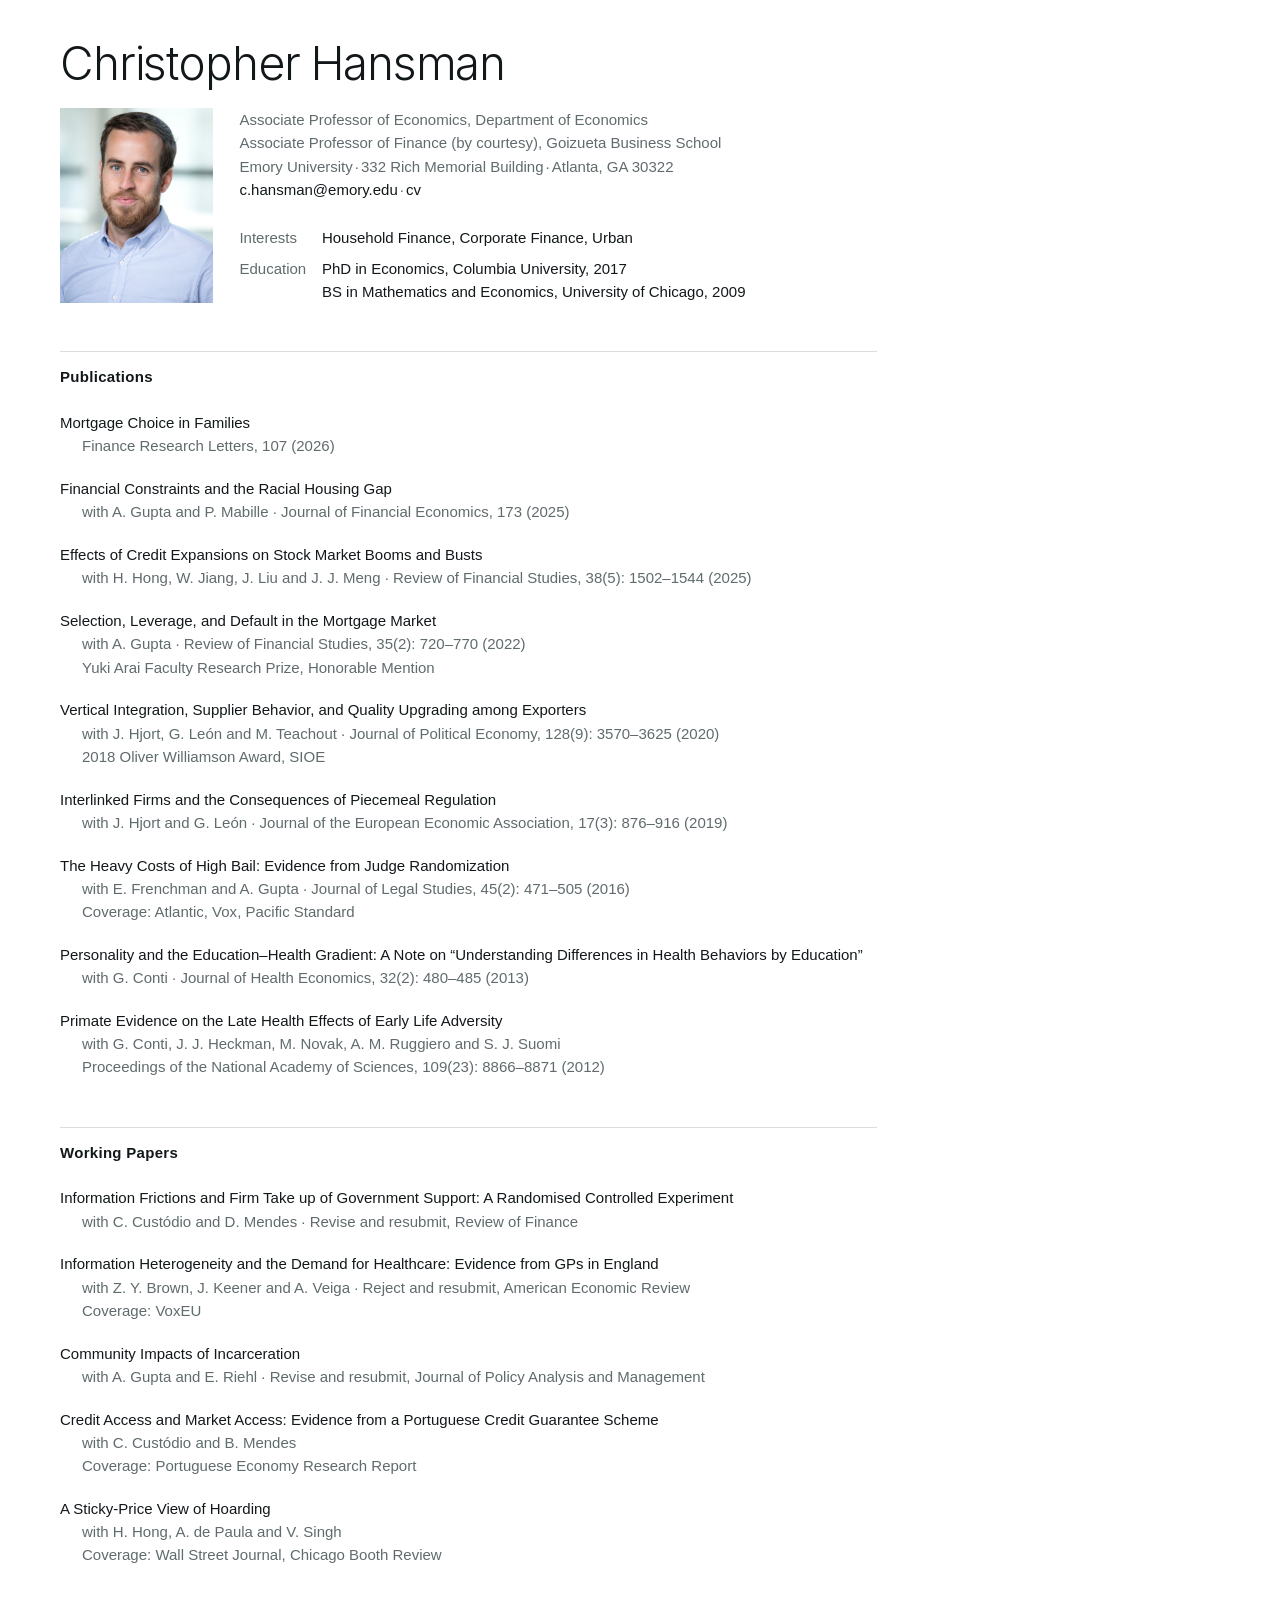
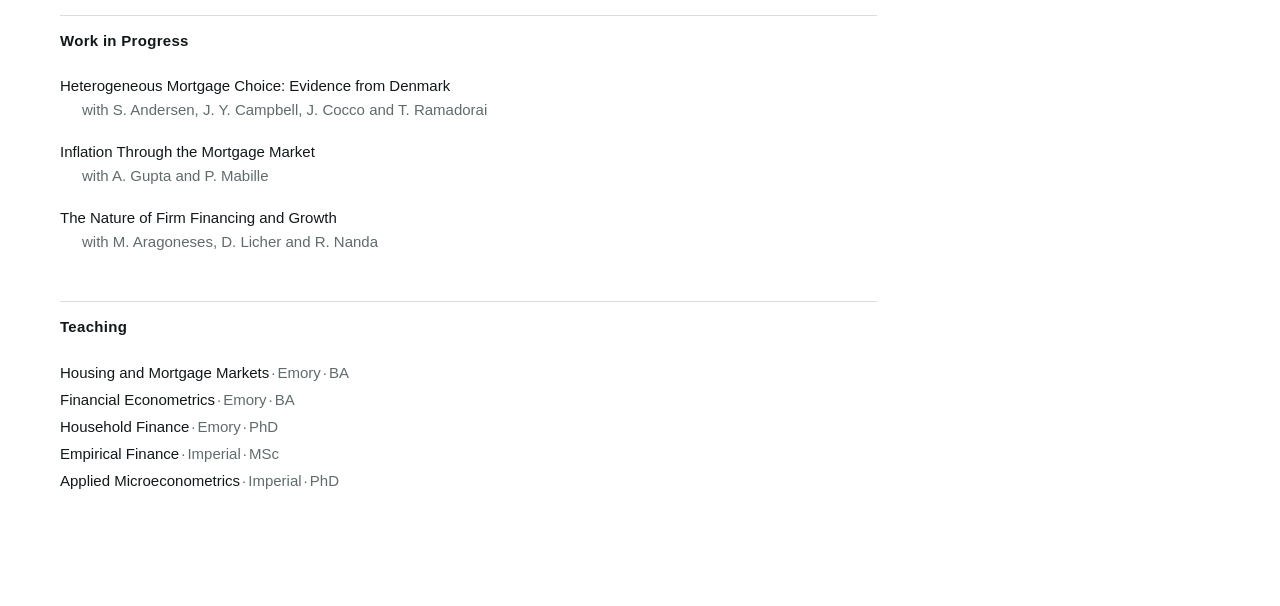
<file: research.html>
<!DOCTYPE html>
<html lang="en">
<head>
<meta charset="utf-8">
<meta name="viewport" content="width=device-width, initial-scale=1.0">
<title>Research — Christopher Hansman</title>
<!-- This page's contents now live in the Publications, Working Papers and Work
     in Progress sections of the single-page site. The file is kept only so that
     existing inbound links to /research.html do not 404. GitHub Pages is static
     hosting and cannot issue a real 301, so this is a canonical tag (which tells
     search engines where the content moved) plus a redirect for visitors. -->
<link rel="canonical" href="https://chansman.github.io/#publications">
<!-- location.replace, not assignment: it overwrites this stub in the history
     stack, so a visitor's Back button returns where they came from instead of
     bouncing them forward again. The meta refresh below is the no-JS fallback. -->
<script>location.replace("./#publications");</script>
<meta http-equiv="refresh" content="0; url=./#publications">
<style>
    body { background: #E2ECED; color: #12181a;
           font: 15px/1.6 Georgia, "Times New Roman", serif;
           margin: 4em auto; max-width: 30em; padding: 0 1.5em; }
    a { color: inherit; text-decoration: none; border-bottom: 1px solid #606b6d; }
</style>
</head>
<body>
<p>This page has moved to <a href="./#publications">chansman.github.io</a>.</p>
</body>
</html>
</file>
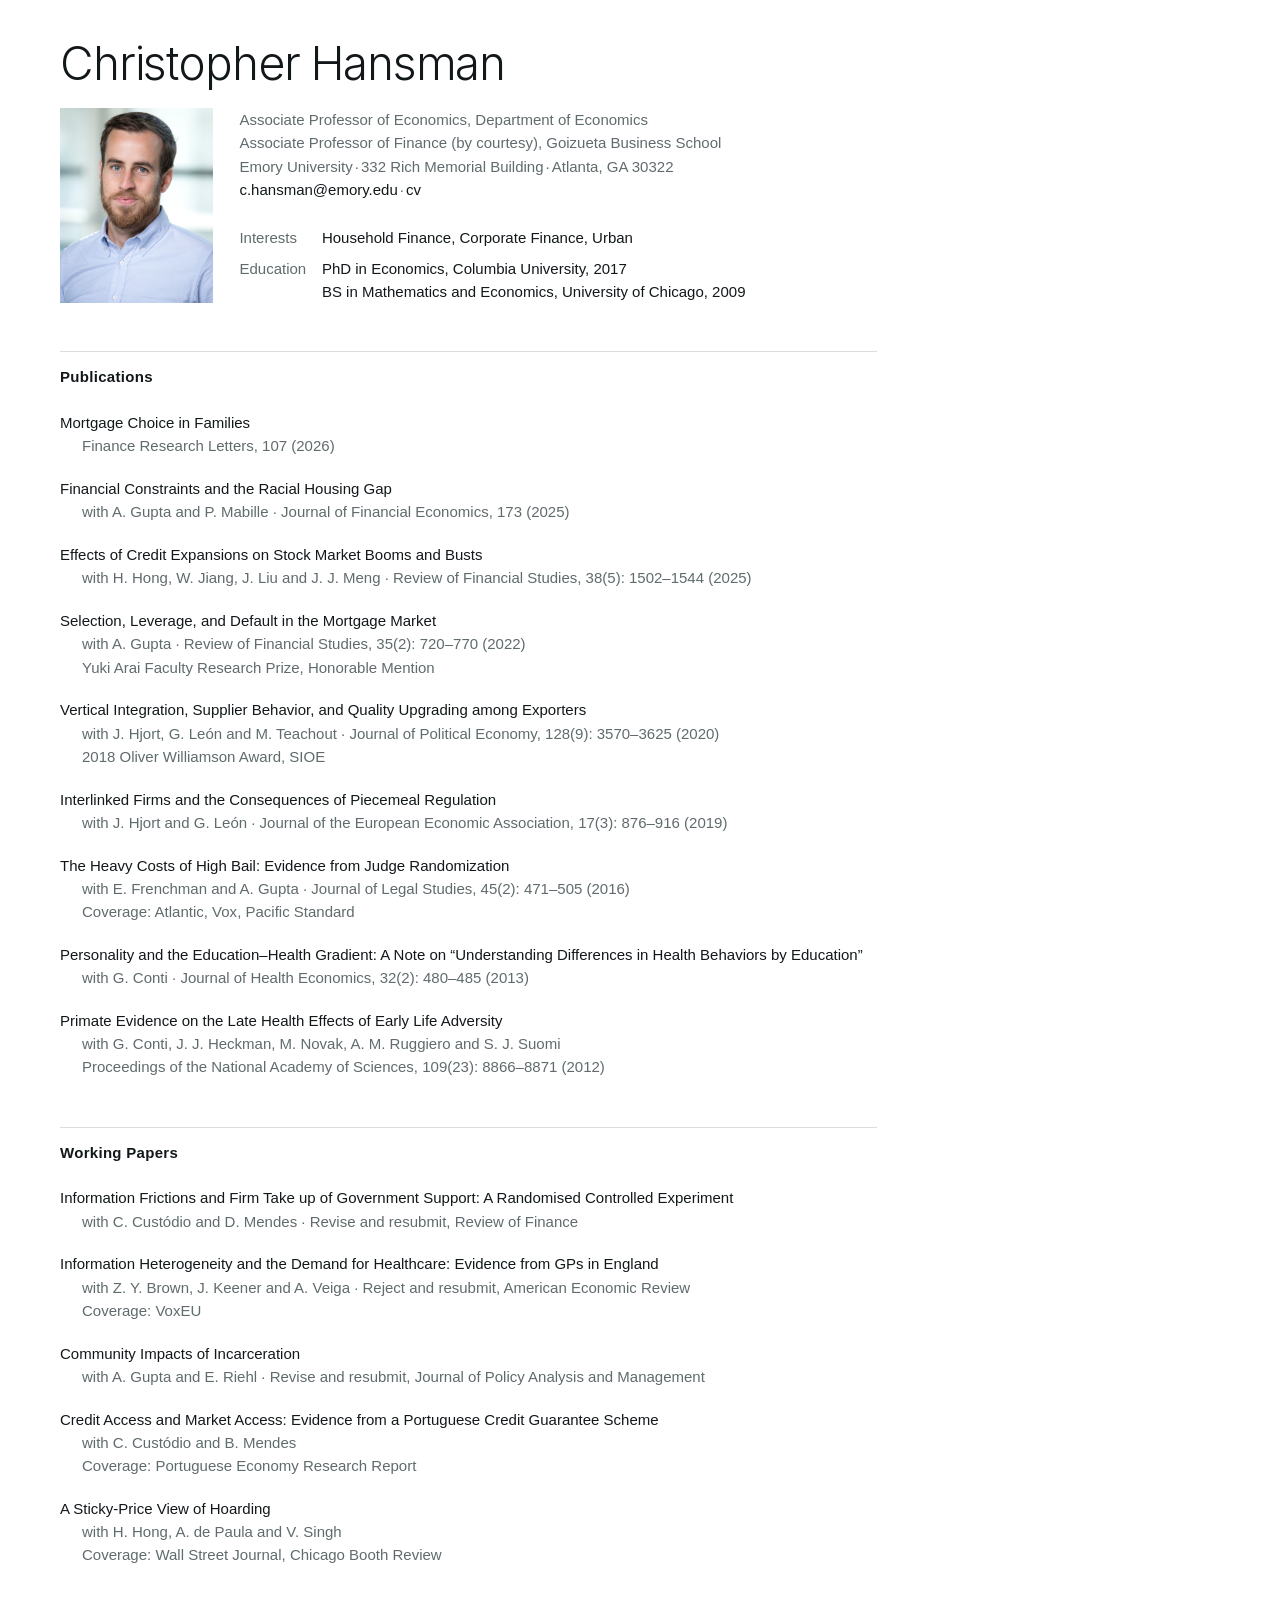
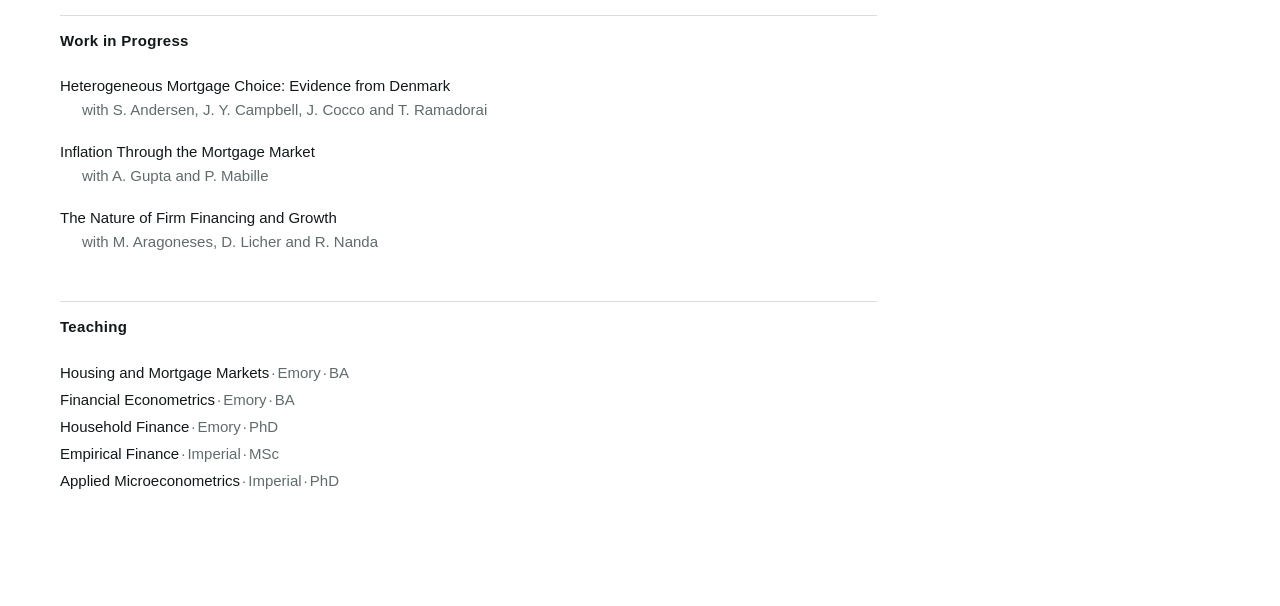
<file: teaching.html>
<!DOCTYPE html>
<html lang="en">
<head>
<meta charset="utf-8">
<meta name="viewport" content="width=device-width, initial-scale=1.0">
<title>Teaching — Christopher Hansman</title>
<!-- Kept only so existing inbound links to /teaching.html do not 404; the
     contents are now the Teaching section of the single-page site. See the
     matching comment in research.html for why this is a canonical tag plus a
     scripted redirect rather than a 301. -->
<link rel="canonical" href="https://chansman.github.io/#teaching">
<script>location.replace("./#teaching");</script>
<meta http-equiv="refresh" content="0; url=./#teaching">
<style>
    body { background: #E2ECED; color: #12181a;
           font: 15px/1.6 Georgia, "Times New Roman", serif;
           margin: 4em auto; max-width: 30em; padding: 0 1.5em; }
    a { color: inherit; text-decoration: none; border-bottom: 1px solid #606b6d; }
</style>
</head>
<body>
<p>This page has moved to <a href="./#teaching">chansman.github.io</a>.</p>
</body>
</html>
</file>
